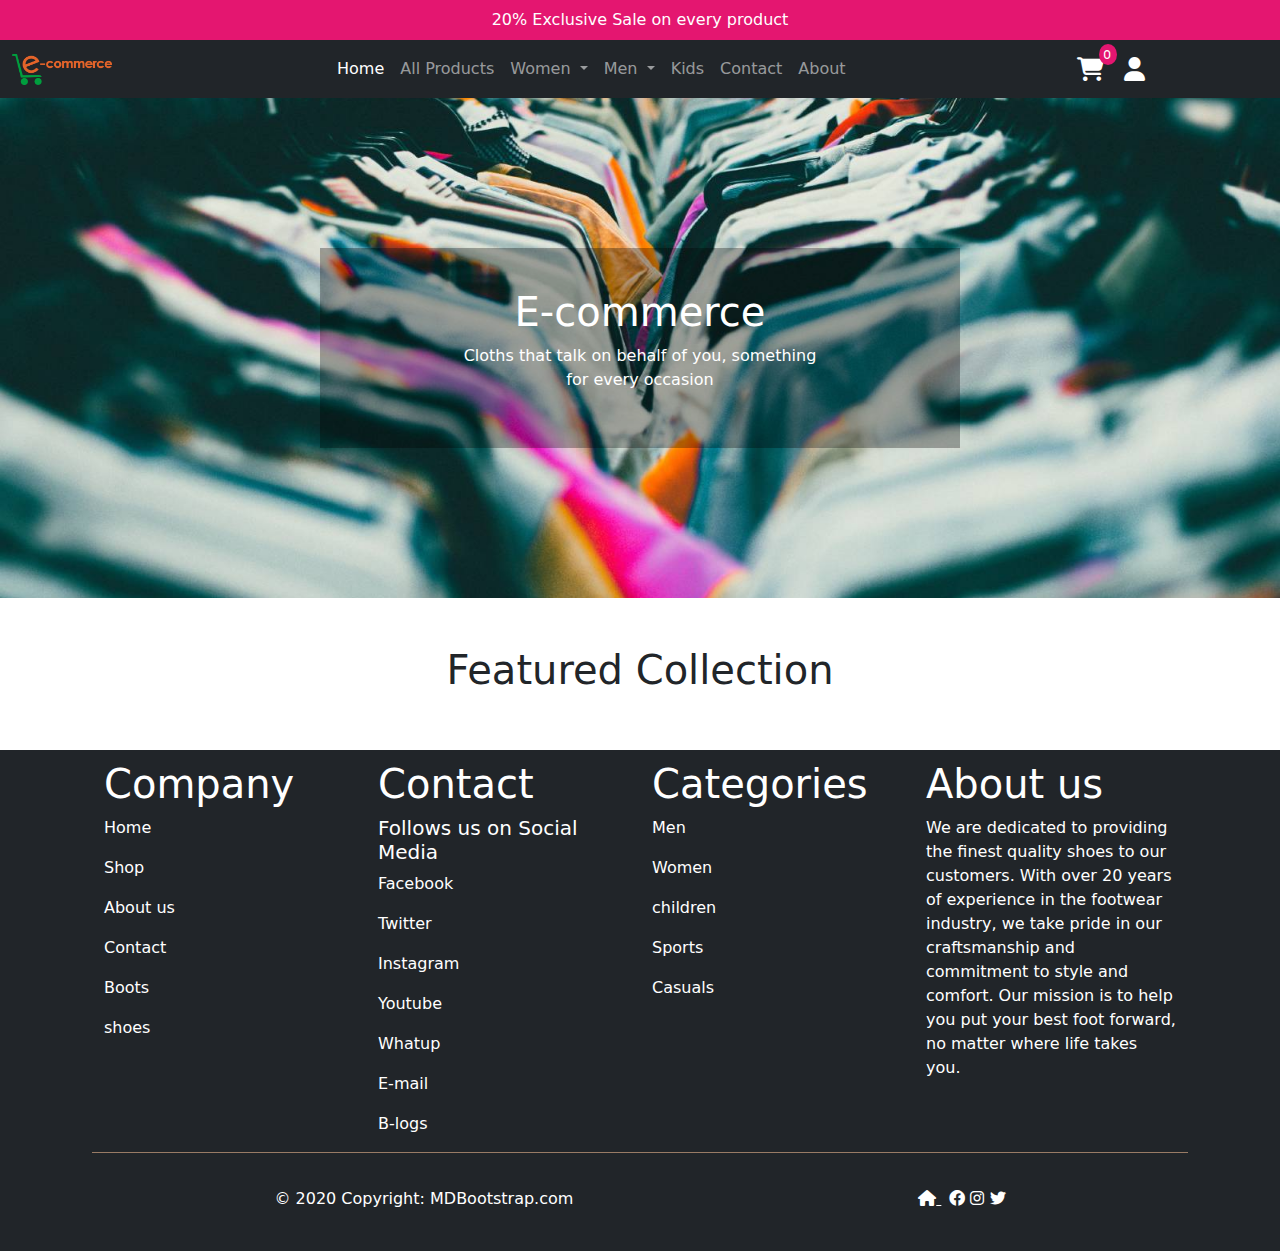
<file: index.html>
<!DOCTYPE html>
<html lang="en">
<head>
    <meta charset="UTF-8">
    <meta name="viewport" content="width=device-width, initial-scale=1.0">
    <title>E-commerce store</title>

    <link rel="stylesheet" href="./fontawesome-free-6.4.2-web/css/all.min.css">
    <link rel="stylesheet" href="./css/slick.css">
    <link rel="stylesheet" href="./css/animate.css">
    <link rel="stylesheet" href="./css/bootstrap.min.css">
    <link rel="stylesheet" href="./css/custom.css">
</head>
<body>

    <header>
        <div class="annoucement-bar">
            <p class="text-center py-2 m-0  animate__backInLeft animate__animated wow">20% Exclusive Sale on every product</p>
        </div>

        <div class="nav-wrapper bg-dark">


        <nav class="navbar navbar-expand-lg bg-dark" data-bs-theme="dark">
            <div class="container">
              <a class="navbar-brand" href="#">
                <img src="./assets/img/store.png" width="100px" alt="">
              </a>
              <button class="navbar-toggler" type="button" data-bs-toggle="collapse" data-bs-target="#navbarNavDropdown" aria-controls="navbarNavDropdown" aria-expanded="false" aria-label="Toggle navigation">
                <span class="navbar-toggler-icon"></span>
              </button>
              <div class="collapse navbar-collapse justify-content-center" id="navbarNavDropdown">
                <ul class="navbar-nav">
                  <li class="nav-item">
                    <a class="nav-link active" aria-current="page" href="#">Home</a>
                  </li>
                  <li class="nav-item">
                    <a class="nav-link" href="./products/all-products.html">All Products</a>
                  </li>
                  <li class="nav-item dropdown">
                    <a class="nav-link dropdown-toggle" href="#" role="button" data-bs-toggle="dropdown" aria-expanded="false">
                      Women
                    </a>
                    <ul class="dropdown-menu">
                      <li><a class="dropdown-item" href="./products/women/all-womens.html">All</a></li>
                      <li><a class="dropdown-item" href="./products/women/dresses.html">Dresses</a></li>
                      <li><a class="dropdown-item" href="./products/women/pants-women.html">Pants</a></li>
                      <li><a class="dropdown-item" href="./products/women/suits.html">Suits</a></li>
                    </ul>
                  </li>
                  <li class="nav-item dropdown">
                    <a class="nav-link dropdown-toggle" href="#" role="button" data-bs-toggle="dropdown" aria-expanded="false">
                      Men
                    </a>
                    <ul class="dropdown-menu">
                      <li><a class="dropdown-item" href="./products/men/all-mens.html">All</a></li>
                      <li><a class="dropdown-item" href="./products/men/shirts.html">Shirts</a></li>
                      <li><a class="dropdown-item" href="./products/men/pants-men.html">Pants</a></li>
                      <li><a class="dropdown-item" href="./products/men/traditional.html">Traditional</a></li>
                    </ul>
                  </li>
                  <li class="nav-item">
                    <a class="nav-link" href="./products/kids.html">Kids</a>
                  </li>
                  <li class="nav-item">
                    <a class="nav-link" href="./pages/contact.html">Contact</a>
                  </li>
                  <li class="nav-item">
                    <a class="nav-link" href="./pages/about.html">About</a>
                  </li>

                </ul>
              </div>
            </div>
          </nav>
          <div class="icons">
            <i class="fa-solid fa-cart-shopping text-white fa-xl" data-cart-count="0"></i>
            <i class="fa-solid fa-user text-white fa-xl myBtn"></i>
        </div>
      </div>

    </header>

    <main>
        <div class="banner">
          <img src="./assets/img/banner1.jpg" alt="">
          <div class="caption">
            <h1 class="animate__animated animate__bounce wow">E-commerce</h1>
            <p>Cloths that talk on behalf of you, something <br/>
              for every occasion
            </p>
          </div>
        </div>


        <div class="featured-collection">
          <h1 class="text-center py-5">Featured Collection</h1>
          <div class="feature-wrapper responsive">
          </div>
        </div>
        
    </main>

    <aside mini-cart>
        <div class="topbar">
            <h2>
                Cart
            </h2>
            
            <button class="close-btn">
                X
            </button>
        </div>

        <div class="mn-wrapper">
        </div>
        <div class="cart-bottom-bar mt-3">
          <div class="subtotal d-flex justify-content-between px-3">
            <p>Subtotal</p>
            <p class="subtotal" data-subtotal>100</p>
          </div>
          <a href="./pages/cart.html" class="view-cart">
            View cart
          </a>
        </div>
    </aside>

    <footer class="bg-dark d-flex text-white justify-content-center">
        <div class="container">
          <div class="row bg-succes text-cener" style="border-bottom: 1px solid rgb(153, 123, 101);">
            <div class="col-md-3 col-sm-6">
                <h1>Company</h1>
                <p>Home</p>
                <p>Shop</p>
                <p>About us</p>
                <p>Contact</p>
                <p>Boots</p>
                <p>shoes</p>
            </div>
            <div class="col-md-3 col-sm-6">
              <h1>Contact</h1>
              <h5>Follows us on Social Media</h5>
              <p>Facebook</p>
              <p>Twitter</p>
              <p>Instagram</p>
              <p>Youtube</p>
              <p>Whatup</p>
              <p>E-mail</p>
              <p>B-logs</p>
            </div>
            <div class="col-md-3 col-sm-6">
              <h1>Categories</h1>
              <p>Men</p>
              <p>Women</p>
              <p>children</p>
              <p>Sports</p>
              <p>Casuals</p>
            </div>
            <div class="col-md-3 col-sm-6">
              <h1>About us</h1>
              <p>We are dedicated to providing the finest quality shoes to our customers. With over 20 years of experience in the footwear industry, we take pride in our craftsmanship and commitment to style and comfort. Our mission is to help you put your best foot forward, no matter where life takes you.</p>
            </div>
            
          </div>
    
          <div class="text-center p-4 d-flex justify-content-around">
              <p>© 2020 Copyright: MDBootstrap.com</p>
    
              <div>
                <a href="" class="text-white px-2"> <i class="fa fa-home"></i>
                </a>
                <i class="fa-brands fa-facebook"></i>
                <i class="fa-brands fa-instagram"></i>
                <i class="fa-brands fa-twitter"></i>
              </div>
          </div>
        </div>
    </footer>
    <div class="overlay"></div>


    <div id="myModal" class="modal">

          <div class="modal-content">
              <span class="close">&times;</span>
              <p>Some text in the Modal..</p>
              
              <div class="modal-info">
                <div class="modal-input">
                    <label for="fname" >First Name</label> <br>
                    <input type="text" placeholder="*First Name">
                </div>
                <div class="modal-input">
                    <label for="fname" >Last Name</label> <br>
                    <input type="text" placeholder="*Last Name">
                </div>
                <div class="modal-input">
                    <label for="fname" >Number</label> <br>
                    <input type="number" placeholder="Enter Your Mobile Number">
                </div>
                <div class="modal-input">
                  <label for="fname" >Email</label> <br>
                  <input type="email" placeholder="*Enter Your Email Address">
                </div>
                 <div class="modal-input">
                  <label for="fname" >Password</label> <br>
                  <input type="password" placeholder="*Password">
                 </div>
              </div>
          </div>
  
    </div>



    <script src="./js/jquery.js"></script>
    <script src="./js/slick.js"></script>
    <script src="./assets/db/products.js"></script>
    <script src="./js/bootstrap.bundle.min.js"></script>
    <script src="./js/wow.js"></script>

    
    <script src="./js/main.js"></script>
    <script>
      new WOW().init();

      const feature_wrapper=document.querySelector('.feature-wrapper')
      function fetchProduct(data) {

if(!feature_wrapper) return
if(data.length) {
data.forEach(function (product) {
    let randomNumber=Math.ceil(Math.random()*4)
    feature_wrapper.innerHTML += `
    <div class="${animationClasses[randomNumber]} animate__animated wow">
        <div class="product-card" product-id="${product.id}">
                <div class="product-img">
                    <img src="${paths[level]}${product.img}" alt="">
                </div>
                <div class="product-content">
                        <p class="product-title">
                            ${product.name}
                        </p>
                        <p class="product-price">
                        $ ${product.price}
                        </p>
                        <p class="product-description">
                          ${product.desc}
                        </p>
                    </div>
                    
                <button class="atc-btn" data-atc-btn>
                    Add to Cart
                </button>
        </div>
        </div>
            `
        })
    }
    else {
        feature_wrapper.innerHTML +=`<h1>Not product found in this collection</h1>`
    }
}

fetchProduct(FEATURED_COLLECTION)


$('.responsive').slick({
  dots: false,
  infinite: true,
  speed: 300,
  slidesToShow: 4,
  slidesToScroll: 4,
  prevArrow:"<button type='button' class='slick-prev pull-left'><i class='fa fa-angle-left' aria-hidden='true'></i></button>",
  nextArrow:"<button type='button' class='slick-next pull-right'><i class='fa fa-angle-right' aria-hidden='true'></i></button>",
  responsive: [
    {
      breakpoint: 1024,
      settings: {
        slidesToShow: 3,
        slidesToScroll: 3,
        infinite: true,
        dots: false
      }
    },
    {
      breakpoint: 600,
      settings: {
        slidesToShow: 2,
        slidesToScroll: 2
      }
    },
    {
      breakpoint: 480,
      settings: {
        slidesToShow: 1,
        slidesToScroll: 1
      }
    }
  ]
});
    </script>
    
    <script src="./js/mini-cart.js"></script>
    <script src="./js/modal.js"></script>

  
</body>
</html>
</file>
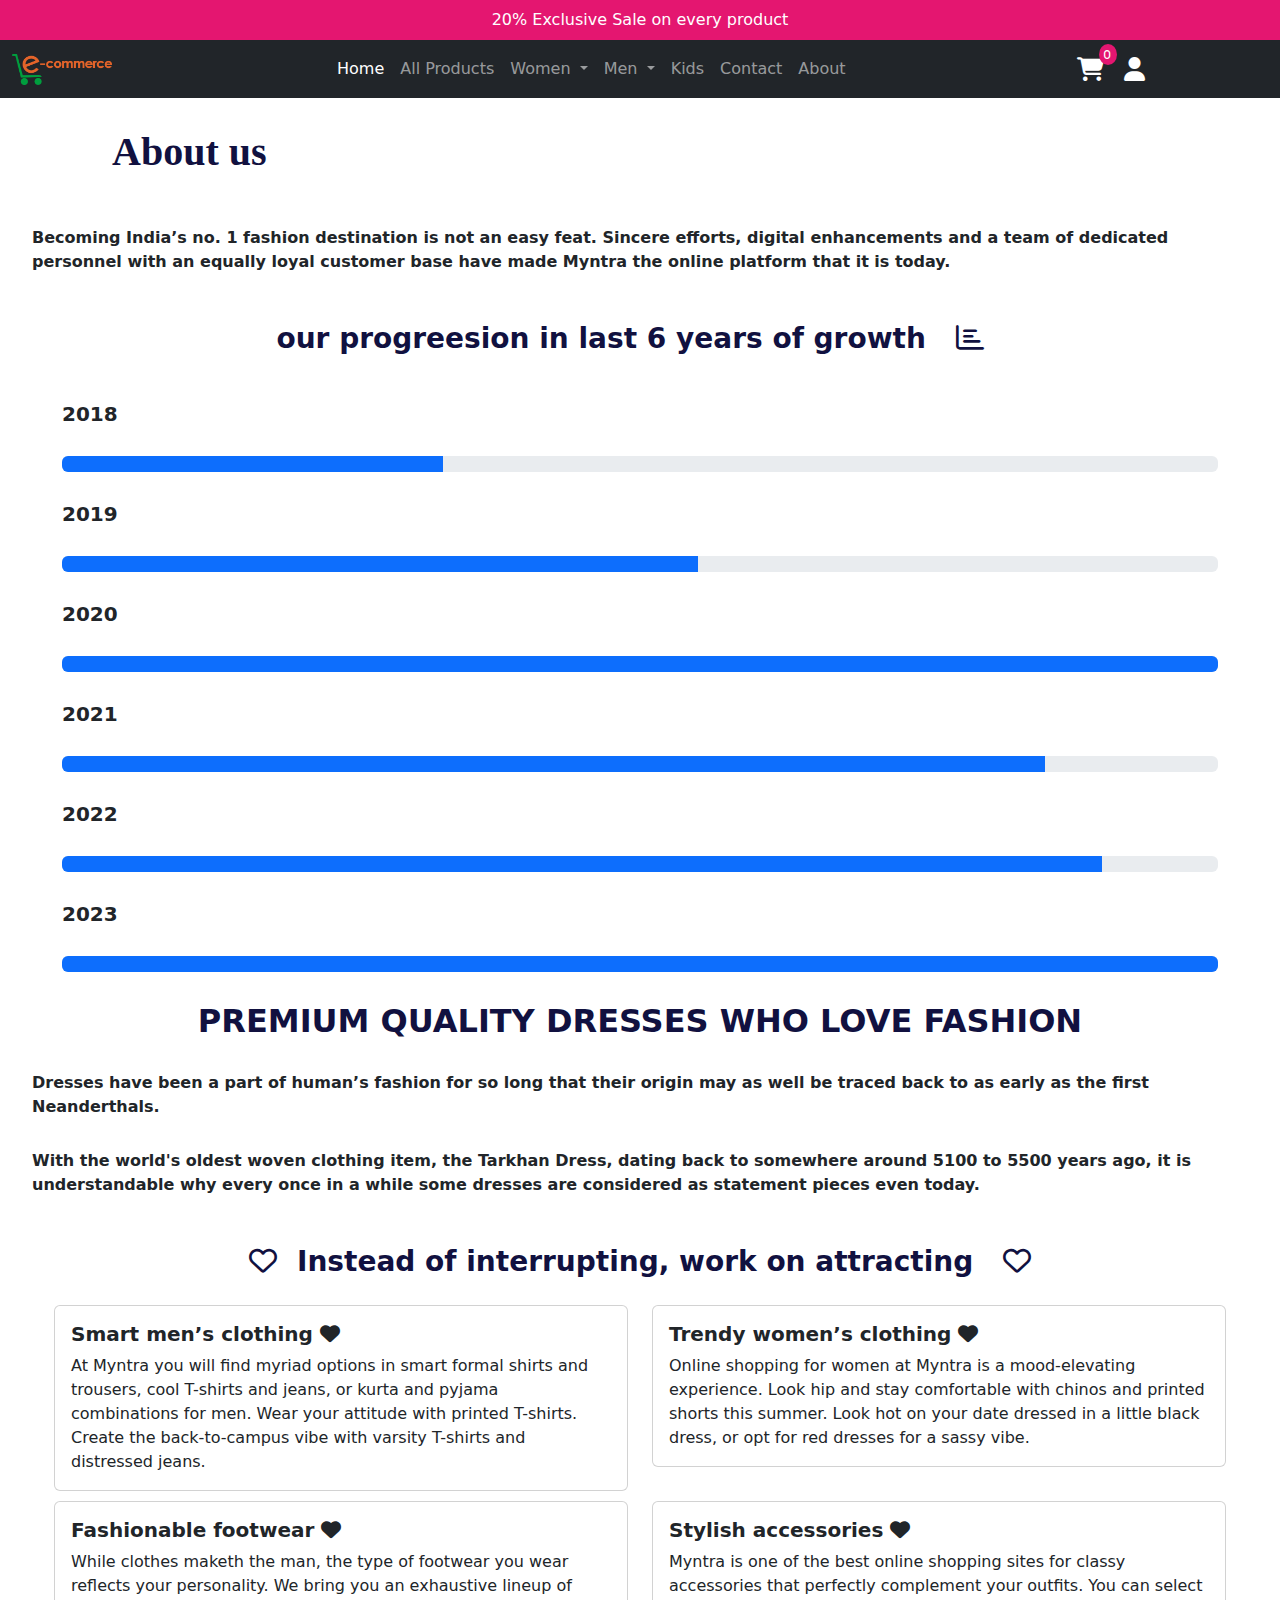
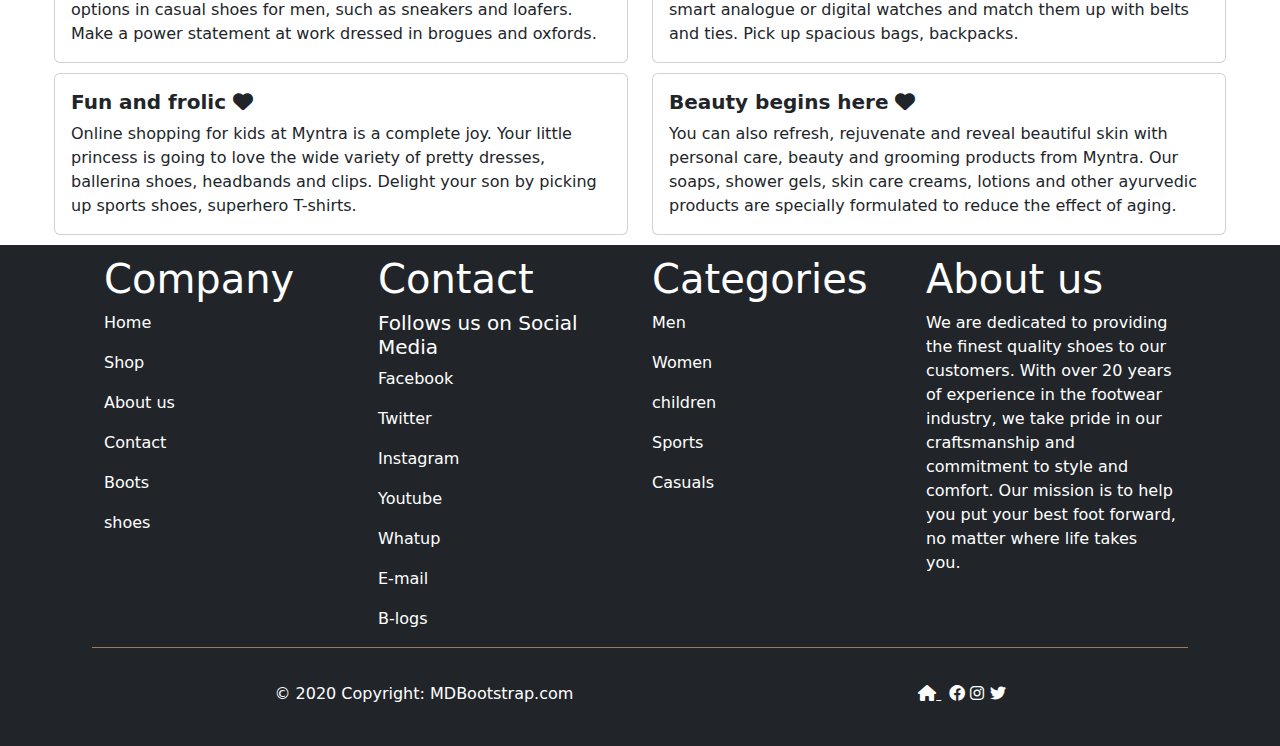
<file: pages/about.html>
<!DOCTYPE html>
<html lang="en">
<head>
    <meta charset="UTF-8">
    <meta name="viewport" content="width=device-width, initial-scale=1.0">
    <title>E-commerce store</title>

    <link rel="stylesheet" href="./../fontawesome-free-6.4.2-web/css/all.css">
    <link rel="stylesheet" href="./../css/bootstrap.min.css">
    <link rel="stylesheet" href="./../css/custom.css">
</head>
<body>

  <header>
    <div class="annoucement-bar">
        <p class="text-center py-2 m-0">20% Exclusive Sale on every product</p>
    </div>

    <div class="nav-wrapper bg-dark">


    <nav class="navbar navbar-expand-lg bg-dark" data-bs-theme="dark">
        <div class="container">
          <a class="navbar-brand" href="#">
            <img src="./../assets/img/store.png" width="100px" alt="">
          </a>
          <button class="navbar-toggler" type="button" data-bs-toggle="collapse" data-bs-target="#navbarNavDropdown" aria-controls="navbarNavDropdown" aria-expanded="false" aria-label="Toggle navigation">
            <span class="navbar-toggler-icon"></span>
          </button>
          <div class="collapse navbar-collapse justify-content-center" id="navbarNavDropdown">
            <ul class="navbar-nav">
              <li class="nav-item">
                <a class="nav-link active" aria-current="page" href="./../index.html">Home</a>
              </li>
              <li class="nav-item">
                <a class="nav-link" href="./../products/all-products.html">All Products</a>
              </li>
              <li class="nav-item dropdown">
                <a class="nav-link dropdown-toggle" href="#" role="button" data-bs-toggle="dropdown" aria-expanded="false">
                  Women
                </a>
                <ul class="dropdown-menu">
                  <li><a class="dropdown-item" href="./../products/women/all-womens.html">All</a></li>
                  <li><a class="dropdown-item" href="./../products/women/dresses.html">Dresses</a></li>
                  <li><a class="dropdown-item" href="./../products/women/pants-women.html">Pants</a></li>
                  <li><a class="dropdown-item" href="./../products/women/suits.html">Suits</a></li>
                </ul>
              </li>
              <li class="nav-item dropdown">
                <a class="nav-link dropdown-toggle" href="#" role="button" data-bs-toggle="dropdown" aria-expanded="false">
                  Men
                </a>
                <ul class="dropdown-menu">
                  <li><a class="dropdown-item" href="./../products/men/all-mens.html">All</a></li>
                  <li><a class="dropdown-item" href="./../products/men/shirts.html">Shirts</a></li>
                  <li><a class="dropdown-item" href="./../products/men/pants-men.html">Pants</a></li>
                  <li><a class="dropdown-item" href="./../products/men/traditional.html">Traditional</a></li>
                </ul>
              </li>
              <li class="nav-item">
                <a class="nav-link" href="./../products/kids.html">Kids</a>
              </li>
              <li class="nav-item">
                <a class="nav-link" href="contact.html">Contact</a>
              </li>
              <li class="nav-item">
                <a class="nav-link" href="about.html">About</a>
              </li>

            </ul>
          </div>
        </div>
      </nav>
      <div class="icons">
        <i class="fa-solid fa-cart-shopping text-white fa-xl" data-cart-count="0"></i>
        <i class="fa-solid fa-user text-white fa-xl myBtn"></i>
    </div>
  </div>

</header>


<div class="about">
  <h1 class="heading">About us </h1>
  <p class="about-para">Becoming India’s no. 1 fashion destination is not an easy feat. Sincere efforts, digital enhancements and a team of dedicated personnel with an equally loyal customer base have made Myntra the online platform that it is today.</p>
      <h3 class="heading3">our progreesion in last 6 years of growth <i class="fa-regular fa-chart-bar"></i></h1>
      
      <div class="about-chart">
      <h5 class="about-para">2018</h5>
      <div class="progress">
          <div class="progress-bar" role="progressbar" style="width: 33%"aria-valuenow="30" aria-valuemin="0" aria-valuemax="100"></div>
        </div>
        <h5 class="about-para">2019</h5>
        <div class="progress">
          <div class="progress-bar" role="progressbar" style="width: 55%" aria-valuenow="25" aria-valuemin="0" aria-valuemax="100"></div>
        </div>
        <h5 class="about-para">2020</h5>
        <div class="progress">
          <div class="progress-bar" role="progressbar" style="width: 100%" aria-valuenow="50" aria-valuemin="0" aria-valuemax="100"></div>
        </div>
        <h5 class="about-para">2021</h5>
        <div class="progress">
          <div class="progress-bar" role="progressbar" style="width: 85%" aria-valuenow="75" aria-valuemin="0" aria-valuemax="100"></div>
        </div>
        <h5 class="about-para">2022</h5>
        <div class="progress">
          <div class="progress-bar" role="progressbar" style="width: 90%" aria-valuenow="100" aria-valuemin="0" aria-valuemax="100"></div>
        </div>
        <h5 class="about-para">2023</h5>
        <div class="progress">
          <div class="progress-bar" role="progressbar" style="width: 100%" aria-valuenow="50" aria-valuemin="0" aria-valuemax="100"></div>
        </div>
      </div> 
</div>
      
<div class="about">

    <h2 class="heading2">PREMIUM QUALITY DRESSES WHO LOVE FASHION</h2>
    <p class="about-para">Dresses have been a part of human’s fashion for so long that their origin may as well be traced back to as early as the first Neanderthals.</p>
    <p class="about-para">With the world's oldest woven clothing item, the Tarkhan Dress, dating back to somewhere around 5100 to 5500 years ago, it is understandable why every once in a while some dresses are considered as statement pieces even today.</p>
    <h3 class="heading2"></i> <i class="fa-regular fa-heart"></i>Instead of interrupting, work on attracting <i class="fa-regular fa-heart"></i></h3>

    <div class="row ">
    <div class="col-sm-6">
      <div class="card">
        <div class="card-body">
          <h5 class="card-title">Smart men’s clothing <i class="fa-solid fa-heart"></i></h5>
          <p class="card-text"> At Myntra you will find myriad options in smart formal shirts and trousers, cool T-shirts and jeans, or kurta and pyjama combinations for men. Wear your attitude with printed T-shirts. Create the back-to-campus vibe with varsity T-shirts and distressed jeans.</p>
        </div>
      </div>
    </div>
    <div class="col-sm-6">
      <div class="card">
        <div class="card-body">
          <h5 class="card-title">Trendy women’s clothing <i class="fa-solid fa-heart"></i></h5>
          <p class="card-text"> Online shopping for women at Myntra is a mood-elevating experience. Look hip and stay comfortable with chinos and printed shorts this summer. Look hot on your date dressed in a little black dress, or opt for red dresses for a sassy vibe.</p>
        </div>
      </div>
    </div>
    </div>
    <div class="row ">
    <div class="col-sm-6">
      <div class="card">
        <div class="card-body">
          <h5 class="card-title">Fashionable footwear <i class="fa-solid fa-heart"></i></h5>
          <p class="card-text">While clothes maketh the man, the type of footwear you wear reflects your personality. We bring you an exhaustive lineup of options in casual shoes for men, such as sneakers and loafers. Make a power statement at work dressed in brogues and oxfords.</p>
        </div>
      </div>
    </div>
    <div class="col-sm-6">
      <div class="card">
        <div class="card-body">
          <h5 class="card-title">Stylish accessories <i class="fa-solid fa-heart"></i> </h5>
          <p class="card-text"> Myntra is one of the best online shopping sites for classy accessories that perfectly complement your outfits. You can select smart analogue or digital watches and match them up with belts and ties. Pick up spacious bags, backpacks.</p>
        </div>
      </div>
    </div>
    </div>
    <div class="row ">
    <div class="col-sm-6">
      <div class="card">
        <div class="card-body">
          <h5 class="card-title">Fun and frolic <i class="fa-solid fa-heart"></i> </h5>
          <p class="card-text"> Online shopping for kids at Myntra is a complete joy. Your little princess is going to love the wide variety of pretty dresses, ballerina shoes, headbands and clips. Delight your son by picking up sports shoes, superhero T-shirts.</p>
        </div>
      </div>
    </div>
    <div class="col-sm-6">
      <div class="card">
        <div class="card-body">
          <h5 class="card-title">Beauty begins here <i class="fa-solid fa-heart"></i></h5>
          <p class="card-text"> You can also refresh, rejuvenate and reveal beautiful skin with personal care, beauty and grooming products from Myntra. Our soaps, shower gels, skin care creams, lotions and other ayurvedic products are specially formulated to reduce the effect of aging.</p>
        </div>
      </div>
    </div>
    </div>
</div>

    <aside mini-cart>
        <div class="topbar">
            <h2>
                Cart
            </h2>
            
            <button class="close-btn">
                X
            </button>
        </div>

        <div class="mn-wrapper">
        </div>
        <div class="cart-bottom-bar mt-3">
          <div class="subtotal d-flex justify-content-between px-3">
            <p>Subtotal</p>
            <p class="subtotal" data-subtotal>100</p>
          </div>
          <a href="./cart.html" class="view-cart">
            View cart
          </a>
        </div>
    </aside>
    <footer class="bg-dark d-flex text-white justify-content-center">
      <div class="container">
        <div class="row bg-succes text-cener" style="border-bottom: 1px solid rgb(153, 123, 101);">
          <div class="col-md-3 col-sm-6">
              <h1>Company</h1>
              <p>Home</p>
              <p>Shop</p>
              <p>About us</p>
              <p>Contact</p>
              <p>Boots</p>
              <p>shoes</p>
          </div>
          <div class="col-md-3 col-sm-6">
            <h1>Contact</h1>
            <h5>Follows us on Social Media</h5>
            <p>Facebook</p>
            <p>Twitter</p>
            <p>Instagram</p>
            <p>Youtube</p>
            <p>Whatup</p>
            <p>E-mail</p>
            <p>B-logs</p>
          </div>
          <div class="col-md-3 col-sm-6">
            <h1>Categories</h1>
            <p>Men</p>
            <p>Women</p>
            <p>children</p>
            <p>Sports</p>
            <p>Casuals</p>
          </div>
          <div class="col-md-3 col-sm-6">
            <h1>About us</h1>
            <p>We are dedicated to providing the finest quality shoes to our customers. With over 20 years of experience in the footwear industry, we take pride in our craftsmanship and commitment to style and comfort. Our mission is to help you put your best foot forward, no matter where life takes you.</p>
          </div>
          
        </div>
  
        <div class="text-center p-4 d-flex justify-content-around">
            <p>© 2020 Copyright: MDBootstrap.com</p>
  
            <div>
              <a href="" class="text-white px-2"> <i class="fa fa-home"></i>
              </a>
              <i class="fa-brands fa-facebook"></i>
              <i class="fa-brands fa-instagram"></i>
              <i class="fa-brands fa-twitter"></i>
            </div>
        </div>
      </div>
  </footer>

    <div class="overlay"></div>

    
    <div id="myModal" class="modal">

      <div class="modal-content">
          <span class="close">&times;</span>
          <p>Some text in the Modal..</p>
          
          <div class="modal-info">
            <div class="modal-input">
                <label for="fname" >First Name</label> <br>
                <input type="text" placeholder="*First Name">
            </div>
            <div class="modal-input">
                <label for="fname" >Last Name</label> <br>
                <input type="text" placeholder="*Last Name">
            </div>
            <div class="modal-input">
                <label for="fname" >Number</label> <br>
                <input type="number" placeholder="Enter Your Mobile Number">
            </div>
            <div class="modal-input">
              <label for="fname" >Email</label> <br>
              <input type="email" placeholder="*Enter Your Email Address">
            </div>
             <div class="modal-input">
              <label for="fname" >Password</label> <br>
              <input type="password" placeholder="*Password">
             </div>
          </div>
      </div>

</div>
     
    <script src="./../assets/db/products.js"></script>
    <script src="./../js/bootstrap.bundle.min.js"></script>
    <script src="./../js/main.js"></script>
    <script src="./../js/mini-cart.js"></script>
    
    <script src="./../js/modal.js"></script>

</body>
</html>
</file>
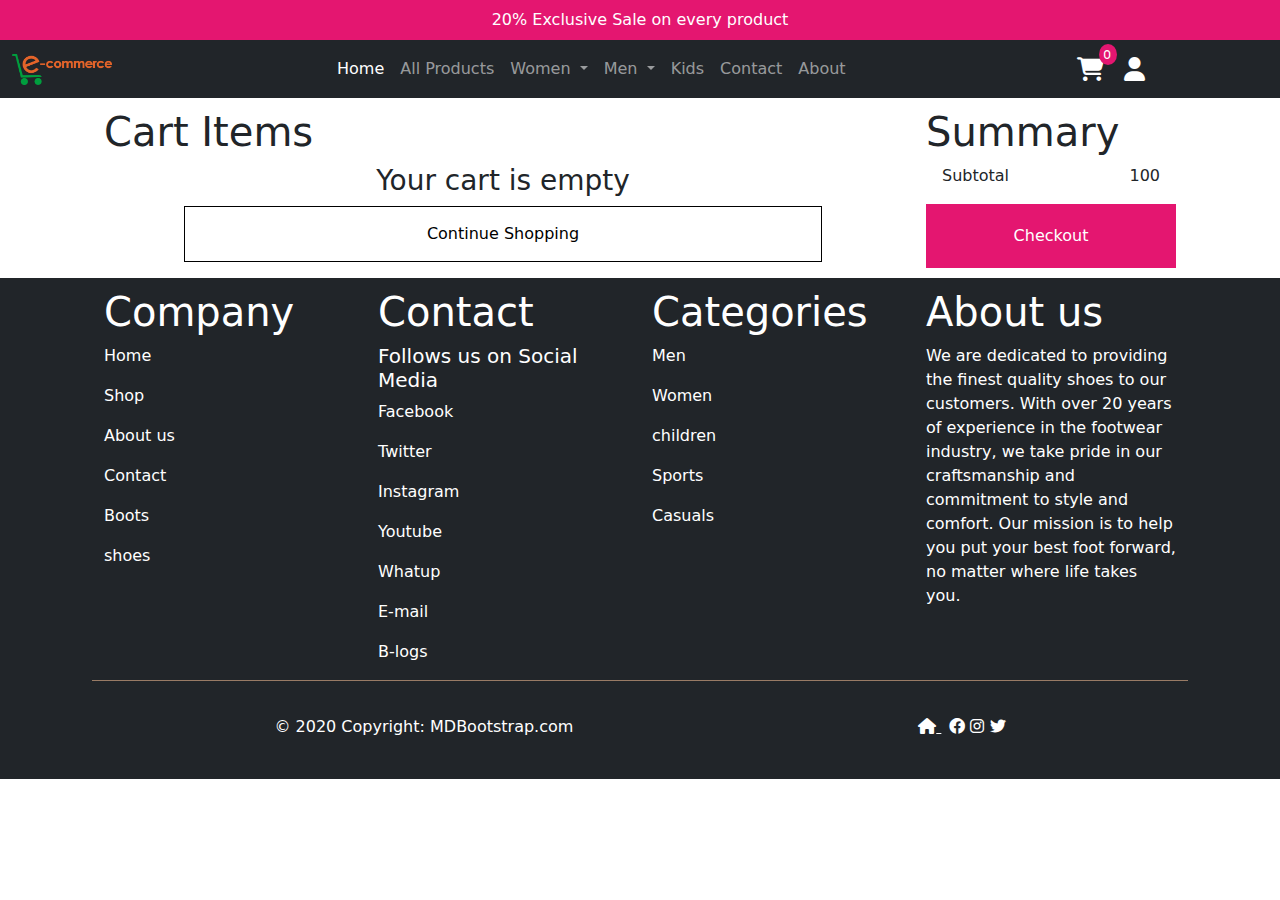
<file: pages/cart.html>
<!DOCTYPE html>
<html lang="en">
<head>
    <meta charset="UTF-8">
    <meta name="viewport" content="width=device-width, initial-scale=1.0">
    <title>E-commerce store</title>

    <link rel="stylesheet" href="./../fontawesome-free-6.4.2-web/css/all.css">
    <link rel="stylesheet" href="./../css/bootstrap.min.css">
    <link rel="stylesheet" href="./../css/custom.css">
</head>
<body>

  <header>
    <div class="annoucement-bar">
        <p class="text-center py-2 m-0">20% Exclusive Sale on every product</p>
    </div>

    <div class="nav-wrapper bg-dark">


    <nav class="navbar navbar-expand-lg bg-dark" data-bs-theme="dark">
        <div class="container">
          <a class="navbar-brand" href="#">
            <img src="./../assets/img/store.png" width="100px" alt="">
          </a>
          <button class="navbar-toggler" type="button" data-bs-toggle="collapse" data-bs-target="#navbarNavDropdown" aria-controls="navbarNavDropdown" aria-expanded="false" aria-label="Toggle navigation">
            <span class="navbar-toggler-icon"></span>
          </button>
          <div class="collapse navbar-collapse justify-content-center" id="navbarNavDropdown">
            <ul class="navbar-nav">
              <li class="nav-item">
                <a class="nav-link active" aria-current="page" href="./../index.html">Home</a>
              </li>
              <li class="nav-item">
                <a class="nav-link" href="./../products/all-products.html">All Products</a>
              </li>
              <li class="nav-item dropdown">
                <a class="nav-link dropdown-toggle" href="#" role="button" data-bs-toggle="dropdown" aria-expanded="false">
                  Women
                </a>
                <ul class="dropdown-menu">
                  <li><a class="dropdown-item" href="./../products/women/all-womens.html">All</a></li>
                  <li><a class="dropdown-item" href="./../products/women/dresses.html">Dresses</a></li>
                  <li><a class="dropdown-item" href="./../products/women/pants-women.html">Pants</a></li>
                  <li><a class="dropdown-item" href="./../products/women/suits.html">Suits</a></li>
                </ul>
              </li>
              <li class="nav-item dropdown">
                <a class="nav-link dropdown-toggle" href="#" role="button" data-bs-toggle="dropdown" aria-expanded="false">
                  Men
                </a>
                <ul class="dropdown-menu">
                  <li><a class="dropdown-item" href="./../products/men/all-mens.html">All</a></li>
                  <li><a class="dropdown-item" href="./../products/men/shirts.html">Shirts</a></li>
                  <li><a class="dropdown-item" href="./../products/men/pants-men.html">Pants</a></li>
                  <li><a class="dropdown-item" href="./../products/men/traditional.html">Traditional</a></li>
                </ul>
              </li>
              <li class="nav-item">
                <a class="nav-link" href="./../kids.html">Kids</a>
              </li>
              <li class="nav-item">
                <a class="nav-link" href="./../pages/contact.html">Contact</a>
              </li>
              <li class="nav-item">
                <a class="nav-link" href="./../pages/about.html">About</a>
              </li>

            </ul>
          </div>
        </div>
      </nav>
      <div class="icons">
        <i class="fa-solid fa-cart-shopping text-white fa-xl" data-cart-count="0"></i>
        <i class="fa-solid fa-user text-white fa-xl myBtn"></i>
    </div>
  </div>

</header>


    <main>
        <div class="container">

          <div class="row">
              <div class="col-md-9 ">
                <h1>Cart Items</h1>
                <div class="cart-wrapper">
                  
                </div>
              </div>
              <div class="col-md-3">
                
                <h1>Summary</h1>
                <div class="main-cart-bottom-bar">
                  <div class="subtotal d-flex justify-content-between px-3">
                    <p>Subtotal</p>
                    <p class="subtotal" data-subtotal>100</p>
                  </div>
                  <a href="#" class="checkout">
                    Checkout
                  </a>
                </div>
              </div>
          </div>

        </div>

    </main>
    <footer class="bg-dark d-flex text-white justify-content-center">
      <div class="container">
        <div class="row bg-succes text-cener" style="border-bottom: 1px solid rgb(153, 123, 101);">
          <div class="col-md-3 col-sm-6">
              <h1>Company</h1>
              <p>Home</p>
              <p>Shop</p>
              <p>About us</p>
              <p>Contact</p>
              <p>Boots</p>
              <p>shoes</p>
          </div>
          <div class="col-md-3 col-sm-6">
            <h1>Contact</h1>
            <h5>Follows us on Social Media</h5>
            <p>Facebook</p>
            <p>Twitter</p>
            <p>Instagram</p>
            <p>Youtube</p>
            <p>Whatup</p>
            <p>E-mail</p>
            <p>B-logs</p>
          </div>
          <div class="col-md-3 col-sm-6">
            <h1>Categories</h1>
            <p>Men</p>
            <p>Women</p>
            <p>children</p>
            <p>Sports</p>
            <p>Casuals</p>
          </div>
          <div class="col-md-3 col-sm-6">
            <h1>About us</h1>
            <p>We are dedicated to providing the finest quality shoes to our customers. With over 20 years of experience in the footwear industry, we take pride in our craftsmanship and commitment to style and comfort. Our mission is to help you put your best foot forward, no matter where life takes you.</p>
          </div>
          
        </div>
  
        <div class="text-center p-4 d-flex justify-content-around">
            <p>© 2020 Copyright: MDBootstrap.com</p>
  
            <div>
              <a href="" class="text-white px-2"> <i class="fa fa-home"></i>
              </a>
              <i class="fa-brands fa-facebook"></i>
              <i class="fa-brands fa-instagram"></i>
              <i class="fa-brands fa-twitter"></i>
            </div>
        </div>
      </div>
  </footer>

    <div class="overlay"></div>

    
    <div id="myModal" class="modal">

      <div class="modal-content">
          <span class="close">&times;</span>
          <p>Some text in the Modal..</p>
          
          <div class="modal-info">
            <div class="modal-input">
                <label for="fname" >First Name</label> <br>
                <input type="text" placeholder="*First Name">
            </div>
            <div class="modal-input">
                <label for="fname" >Last Name</label> <br>
                <input type="text" placeholder="*Last Name">
            </div>
            <div class="modal-input">
                <label for="fname" >Number</label> <br>
                <input type="number" placeholder="Enter Your Mobile Number">
            </div>
            <div class="modal-input">
              <label for="fname" >Email</label> <br>
              <input type="email" placeholder="*Enter Your Email Address">
            </div>
             <div class="modal-input">
              <label for="fname" >Password</label> <br>
              <input type="password" placeholder="*Password">
             </div>
          </div>
      </div>

</div>

    <script src="./../assets/db/products.js"></script>
    <script src="./../js/bootstrap.bundle.min.js"></script>
    <script src="./../js/main.js"></script>
    <script src="./../js/cart.js"></script>

</body>
</html>
</file>
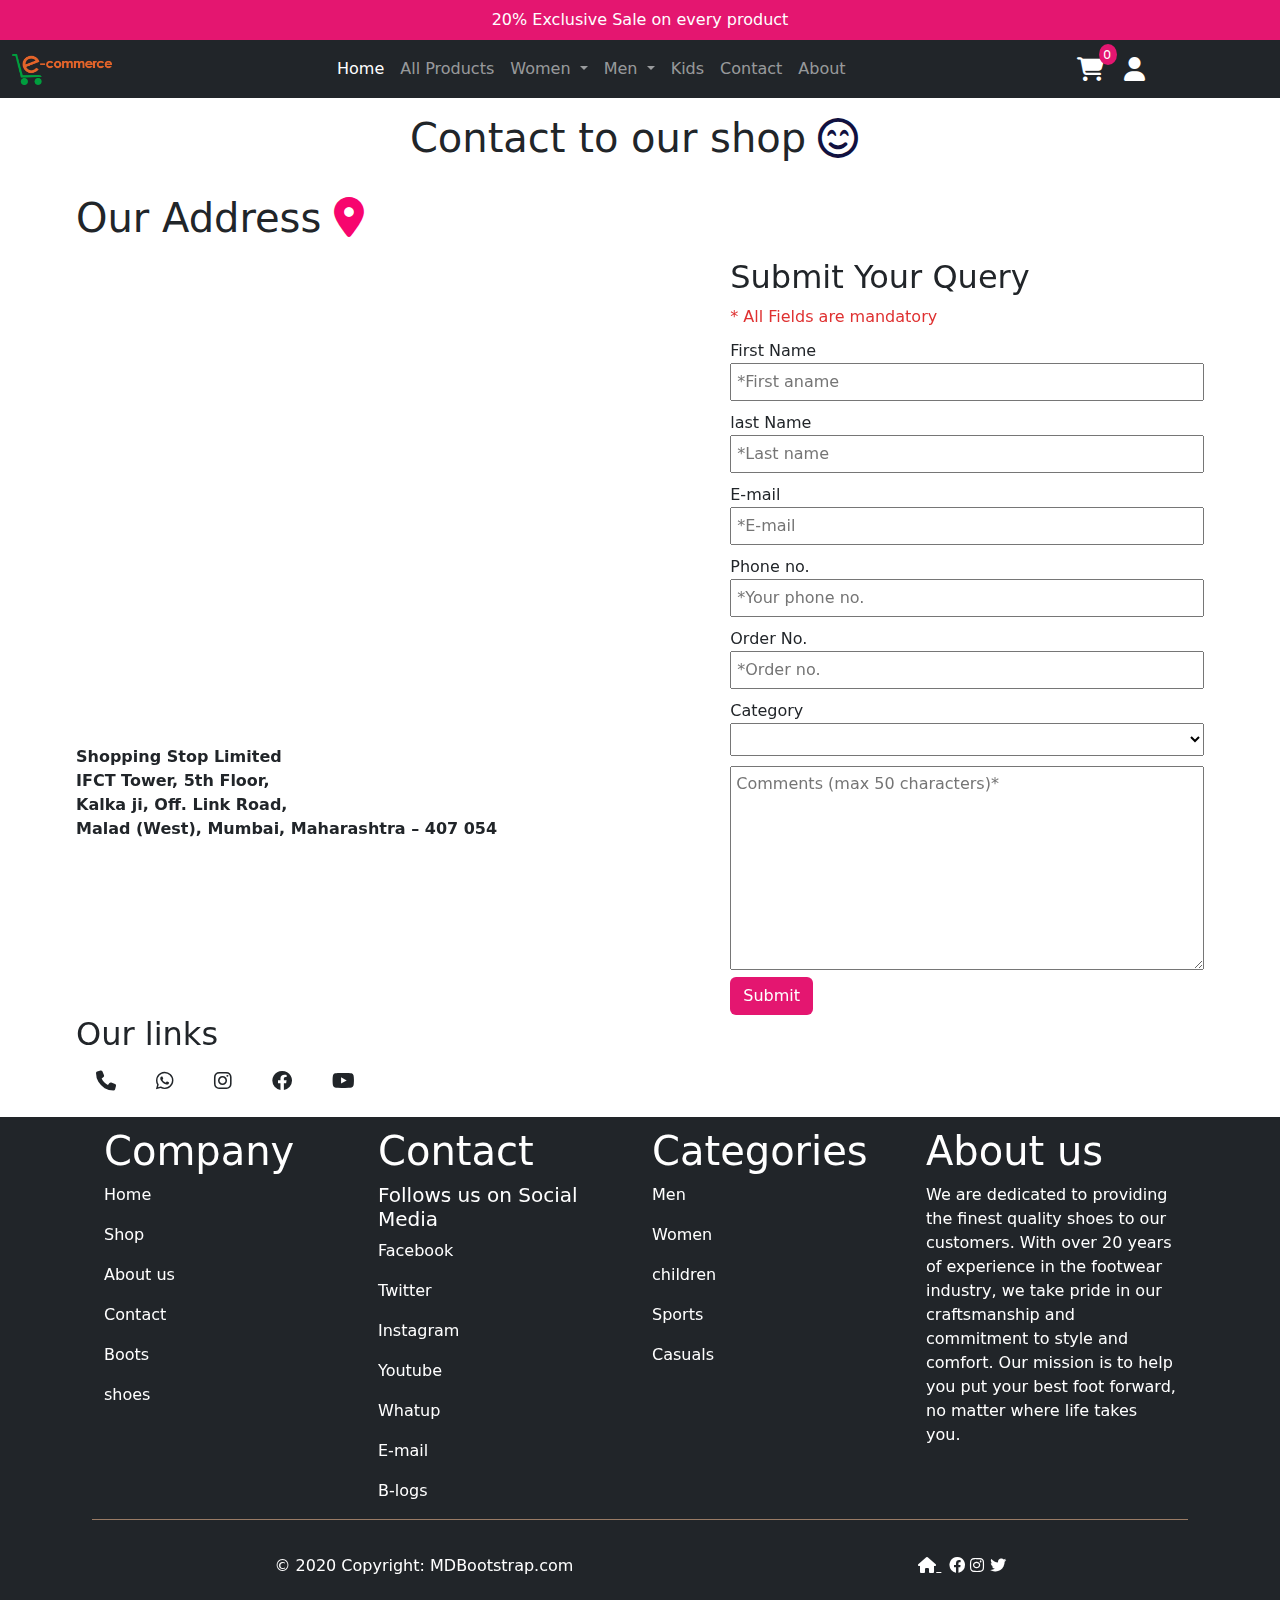
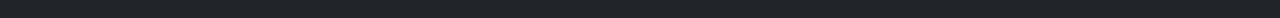
<file: pages/contact.html>
<!DOCTYPE html>
<html lang="en">
<head>
    <meta charset="UTF-8">
    <meta name="viewport" content="width=device-width, initial-scale=1.0">
    <title>E-commerce store</title>

    <link rel="stylesheet" href="./../fontawesome-free-6.4.2-web/css/all.css">
    <link rel="stylesheet" href="./../css/bootstrap.min.css">
    <link rel="stylesheet" href="./../css/custom.css">
</head>
<body>

  <header>
    <div class="annoucement-bar">
        <p class="text-center py-2 m-0">20% Exclusive Sale on every product</p>
    </div>

    <div class="nav-wrapper bg-dark">


    <nav class="navbar navbar-expand-lg bg-dark" data-bs-theme="dark">
        <div class="container">
          <a class="navbar-brand" href="#">
            <img src="./../assets/img/store.png" width="100px" alt="">
          </a>
          <button class="navbar-toggler" type="button" data-bs-toggle="collapse" data-bs-target="#navbarNavDropdown" aria-controls="navbarNavDropdown" aria-expanded="false" aria-label="Toggle navigation">
            <span class="navbar-toggler-icon"></span>
          </button>
          <div class="collapse navbar-collapse justify-content-center" id="navbarNavDropdown">
            <ul class="navbar-nav">
              <li class="nav-item">
                <a class="nav-link active" aria-current="page" href="./../index.html">Home</a>
              </li>
              <li class="nav-item">
                <a class="nav-link" href="./../products/all-products.html">All Products</a>
              </li>
              <li class="nav-item dropdown">
                <a class="nav-link dropdown-toggle" href="#" role="button" data-bs-toggle="dropdown" aria-expanded="false">
                  Women
                </a>
                <ul class="dropdown-menu">
                  <li><a class="dropdown-item" href="./../products/women/all-womens.html">All</a></li>
                  <li><a class="dropdown-item" href="./../products/women/dresses.html">Dresses</a></li>
                  <li><a class="dropdown-item" href="./../products/women/pants-women.html">Pants</a></li>
                  <li><a class="dropdown-item" href="./../products/women/suits.html">Suits</a></li>
                </ul>
              </li>
              <li class="nav-item dropdown">
                <a class="nav-link dropdown-toggle" href="#" role="button" data-bs-toggle="dropdown" aria-expanded="false">
                  Men
                </a>
                <ul class="dropdown-menu">
                  <li><a class="dropdown-item" href="./../products/men/all-mens.html">All</a></li>
                  <li><a class="dropdown-item" href="./../products/men/shirts.html">Shirts</a></li>
                  <li><a class="dropdown-item" href="./../products/men/pants-men.html">Pants</a></li>
                  <li><a class="dropdown-item" href="./../products/men/traditional.html">Traditional</a></li>
                </ul>
              </li>
              <li class="nav-item">
                <a class="nav-link" href="./../products/kids.html">Kids</a>
              </li>
              <li class="nav-item">
                <a class="nav-link" href="contact.html">Contact</a>
              </li>
              <li class="nav-item">
                <a class="nav-link" href="about.html">About</a>
              </li>

            </ul>
          </div>
        </div>
      </nav>
      <div class="icons">
        <i class="fa-solid fa-cart-shopping text-white fa-xl" data-cart-count="0"></i>
        <i class="fa-solid fa-user text-white fa-xl myBtn"></i>
    </div>
  </div>

</header>


    <main>
        <div class="container-fluid address">
          <h1 class="d-flex justify-content-center py-3">Contact to our shop <i class="fa-regular fa-face-smile-beam"></i>
          </h1>
          <div>
            <h1 class="my-3">Our Address <i class="fa-solid fa-location-dot"></i></h1>
            <div class="d-flex justify-content-ely shop-address">
              <div>
                     <iframe src="https://www.google.com/maps/embed?pb=!1m18!1m12!1m3!1d3504.082978715021!2d77.31804707439308!3d28.567270887043275!2m3!1f0!2f0!3f0!3m2!1i1024!2i768!4f13.1!3m3!1m2!1s0x390ce4488001d8eb%3A0x48b975e65b42f531!2sCalvin%20Klein!5e0!3m2!1sen!2sin!4v1699974325842!5m2!1sen!2sin" width="600" height="450" style="border:0;" allowfullscreen="" loading="lazy" referrerpolicy="no-referrer-when-downgrade"></iframe>
                     <p class="about-para">Shopping Stop Limited <br> IFCT Tower, 5th Floor, <br> Kalka ji, Off. Link Road, <br> Malad (West), Mumbai, Maharashtra – 407 054</p>
              </div>
              <div class="contact-address">
                  <h2>Submit Your Query</h2> <span>* All Fields are mandatory</span>
                  <form action="">
                      <div class="m1">
                          <label for="fname" >First Name</label> <br>
                          <input type="text" placeholder="*First aname">
                      </div>
                      
                        <div class="m1">
                          <label for="lname" >last Name </label> <br>
                          <input type="text" placeholder="*Last name">
                      </div>
                        <div class="m1">
                          <label for="e-mail">E-mail</label> <br>
                          <input type="text" placeholder="*E-mail">
                      </div>
                      <div class="m1">
                          <label for="phone">Phone no.</label> <br>
                          <input type="text" placeholder="*Your phone no.">
                      </div>
                      <div class="m1">
                          <label for="order">Order No.</label> <br>
                          <input type="text" placeholder="*Order no.">
                      </div>
                      <div class="m1">
                          <label for="Category">Category</label> <br>
                          <select name="opertor" id="slt" aria-placeholder="opertor" type="checkbox" placeholder="Operator">
                              <option value=" ">   </option>
                              <option value="+"> Shirts </option>
                              <option value="-"> Frocks</option>
                              <option value="*"> Jeans</option>
                              <option value="/"> Sharee</option>
                              </select>
                      </div>
                      <div>
                      <textarea name="comment" id="tarea" cols="30" rows="8" placeholder="Comments (max 50 characters)*"></textarea>
                      </div>
                      <butto class="btn btn-submit">Submit</button>
                  </form>
              </div>
            </div>
              <div >
                <h2>Our links</h2>
                <ul class="d-flex list-unstyled x n4">
                  <li class="contact-list"><i class="fa-solid fa-phone"></i></li>
                  <li class="contact-list"><i class="fa-brands fa-whatsapp"></i></li>
                  <li class="contact-list"> <i class="fa-brands fa-instagram"></i></li>
                  <li class="contact-list"> <i class="fa-brands fa-facebook"></i></li>
                  <li class="contact-list"><i class="fa-brands fa-youtube"></i></li>
                </ul>
              </div>
          

        </div>

    </main>

    <aside mini-cart>
        <div class="topbar">
            <h2>
                Cart
            </h2>
            
            <button class="close-btn">
                X
            </button>
        </div>

        <div class="mn-wrapper">
        </div>
        <div class="cart-bottom-bar mt-3">
          <div class="subtotal d-flex justify-content-between px-3">
            <p>Subtotal</p>
            <p class="subtotal" data-subtotal>100</p>
          </div>
          <a href="./cart.html" class="view-cart">
            View cart
          </a>
        </div>
    </aside>
    <footer class="bg-dark d-flex text-white justify-content-center">
      <div class="container">
        <div class="row bg-succes text-cener" style="border-bottom: 1px solid rgb(153, 123, 101);">
          <div class="col-md-3 col-sm-6">
              <h1>Company</h1>
              <p>Home</p>
              <p>Shop</p>
              <p>About us</p>
              <p>Contact</p>
              <p>Boots</p>
              <p>shoes</p>
          </div>
          <div class="col-md-3 col-sm-6">
            <h1>Contact</h1>
            <h5>Follows us on Social Media</h5>
            <p>Facebook</p>
            <p>Twitter</p>
            <p>Instagram</p>
            <p>Youtube</p>
            <p>Whatup</p>
            <p>E-mail</p>
            <p>B-logs</p>
          </div>
          <div class="col-md-3 col-sm-6">
            <h1>Categories</h1>
            <p>Men</p>
            <p>Women</p>
            <p>children</p>
            <p>Sports</p>
            <p>Casuals</p>
          </div>
          <div class="col-md-3 col-sm-6">
            <h1>About us</h1>
            <p>We are dedicated to providing the finest quality shoes to our customers. With over 20 years of experience in the footwear industry, we take pride in our craftsmanship and commitment to style and comfort. Our mission is to help you put your best foot forward, no matter where life takes you.</p>
          </div>
          
        </div>
  
        <div class="text-center p-4 d-flex justify-content-around">
            <p>© 2020 Copyright: MDBootstrap.com</p>
  
            <div>
              <a href="" class="text-white px-2"> <i class="fa fa-home"></i>
              </a>
              <i class="fa-brands fa-facebook"></i>
              <i class="fa-brands fa-instagram"></i>
              <i class="fa-brands fa-twitter"></i>
            </div>
        </div>
      </div>
  </footer>

    <div class="overlay"></div>

    
    <div id="myModal" class="modal">

      <div class="modal-content">
          <span class="close">&times;</span>
          <p>Some text in the Modal..</p>
          
          <div class="modal-info">
            <div class="modal-input">
                <label for="fname" >First Name</label> <br>
                <input type="text" placeholder="*First Name">
            </div>
            <div class="modal-input">
                <label for="fname" >Last Name</label> <br>
                <input type="text" placeholder="*Last Name">
            </div>
            <div class="modal-input">
                <label for="fname" >Number</label> <br>
                <input type="number" placeholder="Enter Your Mobile Number">
            </div>
            <div class="modal-input">
              <label for="fname" >Email</label> <br>
              <input type="email" placeholder="*Enter Your Email Address">
            </div>
             <div class="modal-input">
              <label for="fname" >Password</label> <br>
              <input type="password" placeholder="*Password">
             </div>
          </div>
      </div>

      </div>
     
    <script src="./../assets/db/products.js"></script>
    <script src="./../js/bootstrap.bundle.min.js"></script>
    <script src="./../js/main.js"></script>
    <script src="./../js/mini-cart.js"></script>
    
    <script src="./../js/modal.js"></script>

</body>
</html>
</file>
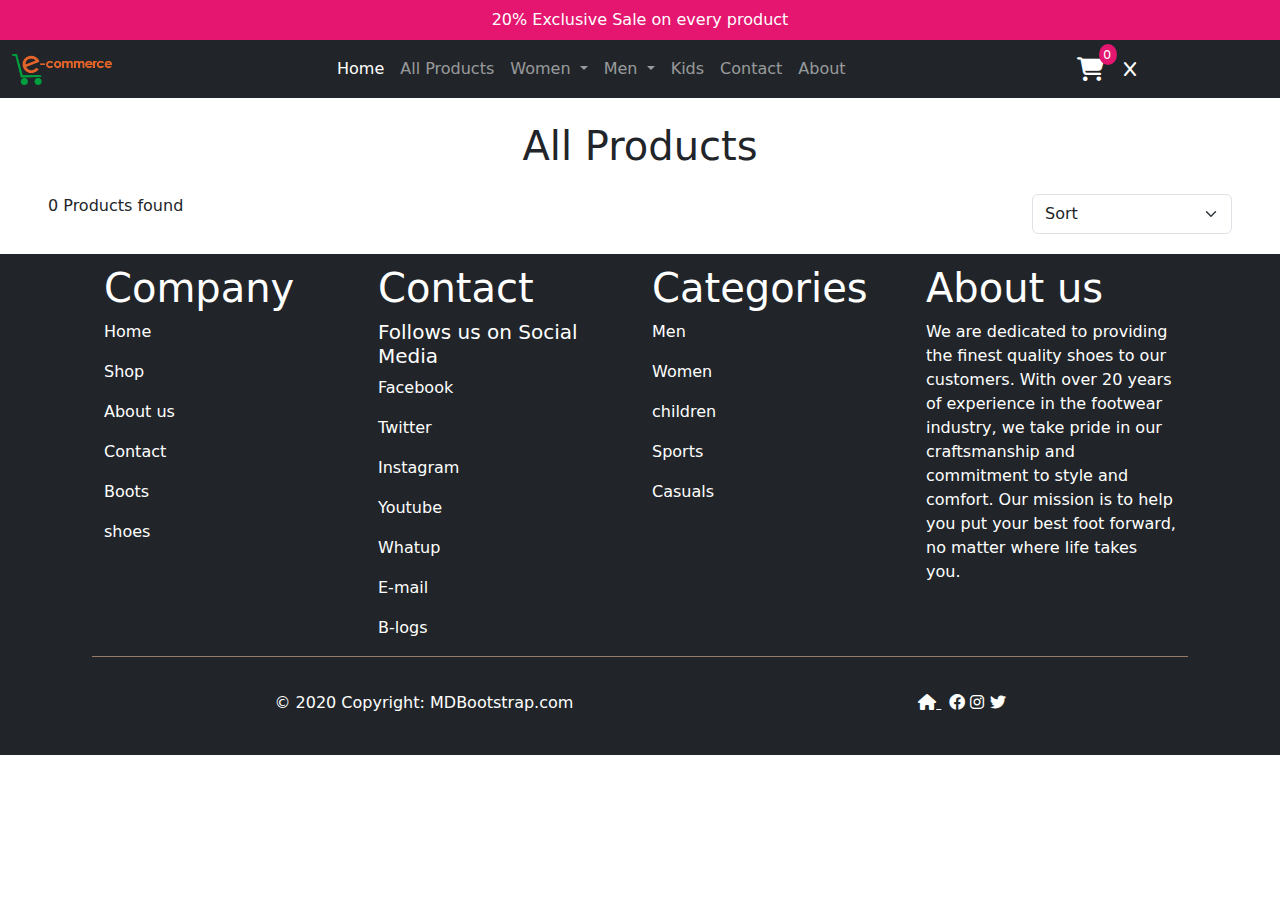
<file: products/all-products.html>
<!DOCTYPE html>
<html lang="en">
<head>
    <meta charset="UTF-8">
    <meta name="viewport" content="width=device-width, initial-scale=1.0">
    <title>E-commerce store</title>

    <link rel="stylesheet" href="./../fontawesome-free-6.4.2-web/css/all.css">
    <link rel="stylesheet" href="./../css/animate.css">
    <link rel="stylesheet" href="./../css/bootstrap.min.css">
    <link rel="stylesheet" href="./../css/custom.css">
</head>
<body>

  <header>
    <div class="annoucement-bar">
        <p class="text-center py-2 m-0">20% Exclusive Sale on every product</p>
    </div>

    <div class="nav-wrapper bg-dark">


    <nav class="navbar navbar-expand-lg bg-dark" data-bs-theme="dark">
        <div class="container">
          <a class="navbar-brand" href="#">
            <img src="./../assets/img/store.png" width="100px" alt="">
          </a>
          <button class="navbar-toggler" type="button" data-bs-toggle="collapse" data-bs-target="#navbarNavDropdown" aria-controls="navbarNavDropdown" aria-expanded="false" aria-label="Toggle navigation">
            <span class="navbar-toggler-icon"></span>
          </button>
          <div class="collapse navbar-collapse justify-content-center" id="navbarNavDropdown">
            <ul class="navbar-nav">
              <li class="nav-item">
                <a class="nav-link active" aria-current="page" href="./../index.html">Home</a>
              </li>
              <li class="nav-item">
                <a class="nav-link" href="#">All Products</a>
              </li>
              <li class="nav-item dropdown">
                <a class="nav-link dropdown-toggle" href="#" role="button" data-bs-toggle="dropdown" aria-expanded="false">
                  Women
                </a>
                <ul class="dropdown-menu">
                  <li><a class="dropdown-item" href="./../products/women/all-womens.html">All</a></li>
                  <li><a class="dropdown-item" href="./../products/women/dresses.html">Dresses</a></li>
                  <li><a class="dropdown-item" href="./../products/women/pants-women.html">Pants</a></li>
                  <li><a class="dropdown-item" href="./../products/women/suits.html">Suits</a></li>
                </ul>
              </li>
              <li class="nav-item dropdown">
                <a class="nav-link dropdown-toggle" href="#" role="button" data-bs-toggle="dropdown" aria-expanded="false">
                  Men
                </a>
                <ul class="dropdown-menu">
                  <li><a class="dropdown-item" href="./../products/men/all-mens.html">All</a></li>
                  <li><a class="dropdown-item" href="./../products/men/shirts.html">Shirts</a></li>
                  <li><a class="dropdown-item" href="./../products/men/pants-men.html">Pants</a></li>
                  <li><a class="dropdown-item" href="./../products/men/traditional.html">Traditional</a></li>
                </ul>
              </li>
              <li class="nav-item">
                <a class="nav-link" href="./../products/kids.html">Kids</a>
              </li>
              <li class="nav-item">
                <a class="nav-link" href="./../pages/contact.html">Contact</a>
              </li>
              <li class="nav-item">
                <a class="nav-link" href="./../pages/about.html">About</a>
              </li>

            </ul>
          </div>
        </div>
      </nav>
      <div class="icons">
        <i class="fa-solid fa-cart-shopping text-white fa-xl" data-cart-count="0"></i>
        <i class="fa-solid fa-user text-white fa-x myBtn"></i>
    </div>
  </div>

</header>


    <main>
        <h1 class="text-center my-4">All Products</h1>
        <div class="sort d-flex justify-content-between px-5">
          <p><span class="product-count">0</span> Products found</p>
          <select name="" id="" class="form-select sort-select">
              <option value="sort">Sort</option>
              <option value="A-Z">A-Z</option>
          </select>
        </div>
        <div class="container-fluid">
            <div class="row" data-product-wrapper>
            
            </div>
        </div>

    </main>

    <aside mini-cart>
        <div class="topbar">
            <h2>
                Cart
            </h2>
            
            <button class="close-btn">
                X
            </button>
        </div>

        <div class="mn-wrapper">
        </div>
        <div class="cart-bottom-bar mt-3">
          <div class="subtotal d-flex justify-content-between px-3">
            <p>Subtotal</p>
            <p class="subtotal" data-subtotal>100</p>
          </div>
          <a href="./../pages/cart.html" class="view-cart">
            View cart
          </a>
        </div>
    </aside>
    <footer class="bg-dark d-flex text-white justify-content-center">
      <div class="container">
        <div class="row bg-succes text-cener" style="border-bottom: 1px solid rgb(153, 123, 101);">
          <div class="col-md-3 col-sm-6">
              <h1>Company</h1>
              <p>Home</p>
              <p>Shop</p>
              <p>About us</p>
              <p>Contact</p>
              <p>Boots</p>
              <p>shoes</p>
          </div>
          <div class="col-md-3 col-sm-6">
            <h1>Contact</h1>
            <h5>Follows us on Social Media</h5>
            <p>Facebook</p>
            <p>Twitter</p>
            <p>Instagram</p>
            <p>Youtube</p>
            <p>Whatup</p>
            <p>E-mail</p>
            <p>B-logs</p>
          </div>
          <div class="col-md-3 col-sm-6">
            <h1>Categories</h1>
            <p>Men</p>
            <p>Women</p>
            <p>children</p>
            <p>Sports</p>
            <p>Casuals</p>
          </div>
          <div class="col-md-3 col-sm-6">
            <h1>About us</h1>
            <p>We are dedicated to providing the finest quality shoes to our customers. With over 20 years of experience in the footwear industry, we take pride in our craftsmanship and commitment to style and comfort. Our mission is to help you put your best foot forward, no matter where life takes you.</p>
          </div>
          
        </div>
  
        <div class="text-center p-4 d-flex justify-content-around">
            <p>© 2020 Copyright: MDBootstrap.com</p>
  
            <div>
              <a href="" class="text-white px-2"> <i class="fa fa-home"></i>
              </a>
              <i class="fa-brands fa-facebook"></i>
              <i class="fa-brands fa-instagram"></i>
              <i class="fa-brands fa-twitter"></i>
            </div>
        </div>
      </div>
  </footer>

    <div class="overlay"></div>

    
    <div id="myModal" class="modal">

      <div class="modal-content">
          <span class="close">&times;</span>
          <p>Some text in the Modal..</p>
          
          <div class="modal-info">
            <div class="modal-input">
                <label for="fname" >First Name</label> <br>
                <input type="text" placeholder="*First Name">
            </div>
            <div class="modal-input">
                <label for="fname" >Last Name</label> <br>
                <input type="text" placeholder="*Last Name">
            </div>
            <div class="modal-input">
                <label for="fname" >Number</label> <br>
                <input type="number" placeholder="Enter Your Mobile Number">
            </div>
            <div class="modal-input">
              <label for="fname" >Email</label> <br>
              <input type="email" placeholder="*Enter Your Email Address">
            </div>
             <div class="modal-input">
              <label for="fname" >Password</label> <br>
              <input type="password" placeholder="*Password">
             </div>
          </div>
      </div>

</div>
     
    <script src="./../assets/db/products.js"></script>
    <script src="./../js/wow.js"></script>
    <script src="./../js/bootstrap.bundle.min.js"></script>
    <script src="./../js/main.js"></script>
    <script src="./../js/mini-cart.js"></script>
    <script src="./../js/modal.js"></script>
    <script>
      new WOW().init();
      </script>
    
</body>
</html>
</file>
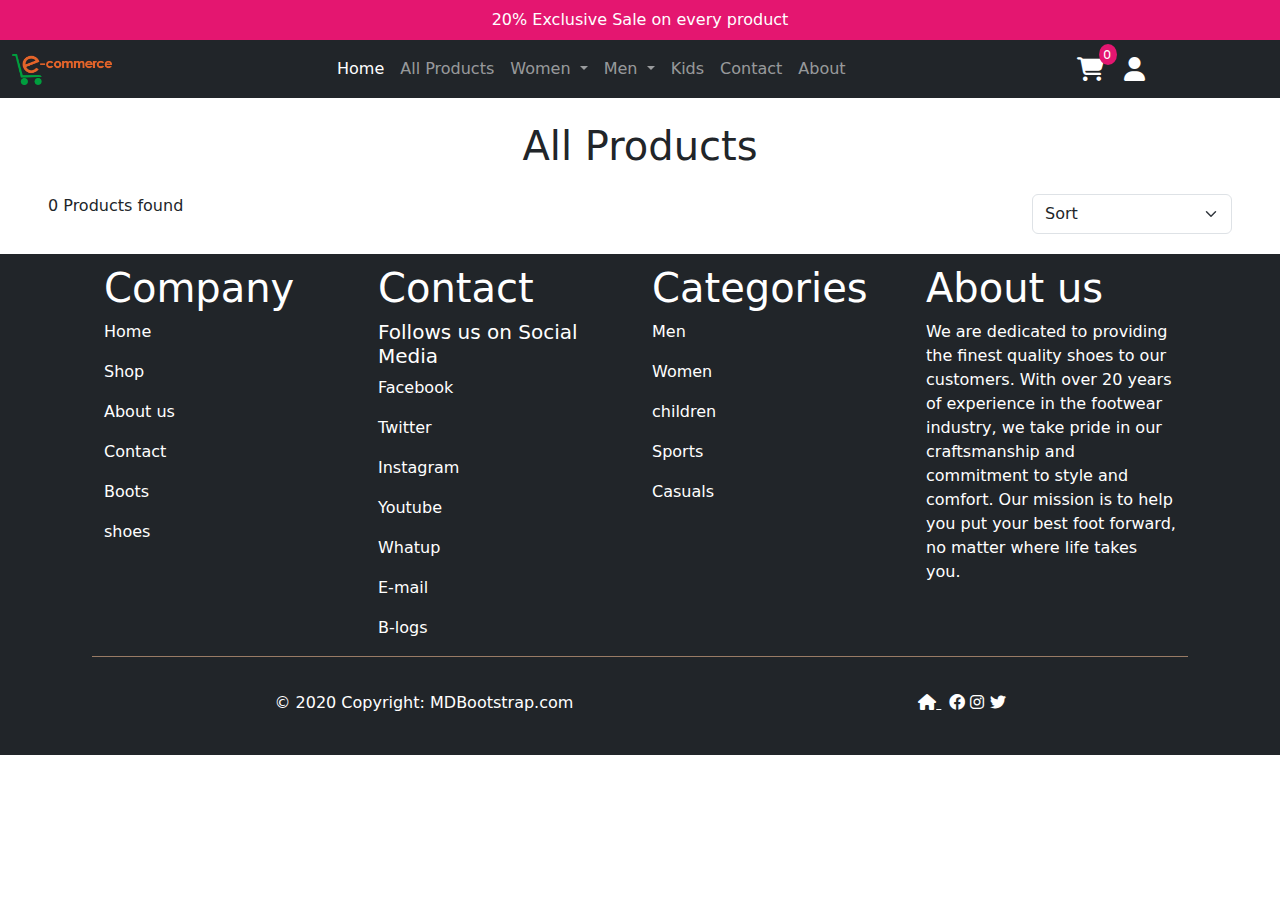
<file: products/kids.html>
<!DOCTYPE html>
<html lang="en">
<head>
    <meta charset="UTF-8">
    <meta name="viewport" content="width=device-width, initial-scale=1.0">
    <title>E-commerce store</title>

    <link rel="stylesheet" href="./../fontawesome-free-6.4.2-web/css/all.css">
    <link rel="stylesheet" href="./../css/bootstrap.min.css">
    <link rel="stylesheet" href="./../css/custom.css">
</head>
<body>

  <header>
    <div class="annoucement-bar">
        <p class="text-center py-2 m-0">20% Exclusive Sale on every product</p>
    </div>

    <div class="nav-wrapper bg-dark">


    <nav class="navbar navbar-expand-lg bg-dark" data-bs-theme="dark">
        <div class="container">
          <a class="navbar-brand" href="#">
            <img src="./../assets/img/store.png" width="100px" alt="">
          </a>
          <button class="navbar-toggler" type="button" data-bs-toggle="collapse" data-bs-target="#navbarNavDropdown" aria-controls="navbarNavDropdown" aria-expanded="false" aria-label="Toggle navigation">
            <span class="navbar-toggler-icon"></span>
          </button>
          <div class="collapse navbar-collapse justify-content-center" id="navbarNavDropdown">
            <ul class="navbar-nav">
              <li class="nav-item">
                <a class="nav-link active" aria-current="page" href="./../index.html">Home</a>
              </li>
              <li class="nav-item">
                <a class="nav-link" href="./all-products.html">All Products</a>
              </li>
              <li class="nav-item dropdown">
                <a class="nav-link dropdown-toggle" href="#" role="button" data-bs-toggle="dropdown" aria-expanded="false">
                  Women
                </a>
                <ul class="dropdown-menu">
                  <li><a class="dropdown-item" href="./../products/women/all-womens.html">All</a></li>
                  <li><a class="dropdown-item" href="./../products/women/dresses.html">Dresses</a></li>
                  <li><a class="dropdown-item" href="./../products/women/pants-women.html">Pants</a></li>
                  <li><a class="dropdown-item" href="./../products/women/suits.html">Suits</a></li>
                </ul>
              </li>
              <li class="nav-item dropdown">
                <a class="nav-link dropdown-toggle" href="#" role="button" data-bs-toggle="dropdown" aria-expanded="false">
                  Men
                </a>
                <ul class="dropdown-menu">
                  <li><a class="dropdown-item" href="./../products/men/all-mens.html">All</a></li>
                  <li><a class="dropdown-item" href="./../products/men/shirts.html">Shirts</a></li>
                  <li><a class="dropdown-item" href="./../products/men/pants-men.html">Pants</a></li>
                  <li><a class="dropdown-item" href="./../products/men/traditional.html">Traditional</a></li>
                </ul>
              </li>
              <li class="nav-item">
                <a class="nav-link" href="./../kids.html">Kids</a>
              </li>
              <li class="nav-item">
                <a class="nav-link" href="./../pages/contact.html">Contact</a>
              </li>
              <li class="nav-item">
                <a class="nav-link" href="./../pages/about.html">About</a>
              </li>

            </ul>
          </div>
        </div>
      </nav>
      <div class="icons">
        <i class="fa-solid fa-cart-shopping text-white fa-xl" data-cart-count="0"></i>
        <i class="fa-solid fa-user text-white fa-xl myBtn"></i>
    </div>
  </div>

</header>


    <main>
        <h1 class="text-center my-4">All Products</h1>
        <div class="sort d-flex justify-content-between px-5">
          <p><span class="product-count">0</span> Products found</p>
          <select name="" id="" class="form-select sort-select">
              <option value="sort">Sort</option>
              <option value="A-Z">A-Z</option>
          </select>
        </div>
        <div class="container-fluid">
            <div class="row" data-product-wrapper>
            
            </div>
        </div>

    </main>

    <aside mini-cart>
        <div class="topbar">
            <h2>
                Cart
            </h2>
            
            <button class="close-btn">
                X
            </button>
        </div>

        <div class="mn-wrapper">
        </div>
        <div class="cart-bottom-bar mt-3">
          <div class="subtotal d-flex justify-content-between px-3">
            <p>Subtotal</p>
            <p class="subtotal" data-subtotal>100</p>
          </div>
          <a href="./../pages/cart.html" class="view-cart">
            View cart
          </a>
        </div>
    </aside>
    <footer class="bg-dark d-flex text-white justify-content-center">
      <div class="container">
        <div class="row bg-succes text-cener" style="border-bottom: 1px solid rgb(153, 123, 101);">
          <div class="col-md-3 col-sm-6">
              <h1>Company</h1>
              <p>Home</p>
              <p>Shop</p>
              <p>About us</p>
              <p>Contact</p>
              <p>Boots</p>
              <p>shoes</p>
          </div>
          <div class="col-md-3 col-sm-6">
            <h1>Contact</h1>
            <h5>Follows us on Social Media</h5>
            <p>Facebook</p>
            <p>Twitter</p>
            <p>Instagram</p>
            <p>Youtube</p>
            <p>Whatup</p>
            <p>E-mail</p>
            <p>B-logs</p>
          </div>
          <div class="col-md-3 col-sm-6">
            <h1>Categories</h1>
            <p>Men</p>
            <p>Women</p>
            <p>children</p>
            <p>Sports</p>
            <p>Casuals</p>
          </div>
          <div class="col-md-3 col-sm-6">
            <h1>About us</h1>
            <p>We are dedicated to providing the finest quality shoes to our customers. With over 20 years of experience in the footwear industry, we take pride in our craftsmanship and commitment to style and comfort. Our mission is to help you put your best foot forward, no matter where life takes you.</p>
          </div>
          
        </div>
  
        <div class="text-center p-4 d-flex justify-content-around">
            <p>© 2020 Copyright: MDBootstrap.com</p>
  
            <div>
              <a href="" class="text-white px-2"> <i class="fa fa-home"></i>
              </a>
              <i class="fa-brands fa-facebook"></i>
              <i class="fa-brands fa-instagram"></i>
              <i class="fa-brands fa-twitter"></i>
            </div>
        </div>
      </div>
  </footer>

    <div class="overlay"></div>

    
    <div id="myModal" class="modal">

      <div class="modal-content">
          <span class="close">&times;</span>
          <p>Some text in the Modal..</p>
          
          <div class="modal-info">
            <div class="modal-input">
                <label for="fname" >First Name</label> <br>
                <input type="text" placeholder="*First Name">
            </div>
            <div class="modal-input">
                <label for="fname" >Last Name</label> <br>
                <input type="text" placeholder="*Last Name">
            </div>
            <div class="modal-input">
                <label for="fname" >Number</label> <br>
                <input type="number" placeholder="Enter Your Mobile Number">
            </div>
            <div class="modal-input">
              <label for="fname" >Email</label> <br>
              <input type="email" placeholder="*Enter Your Email Address">
            </div>
             <div class="modal-input">
              <label for="fname" >Password</label> <br>
              <input type="password" placeholder="*Password">
             </div>
          </div>
      </div>

</div>
     
    <script src="./../assets/db/products.js"></script>
    <script src="./../js/bootstrap.bundle.min.js"></script>
    <script src="./../js/main.js"></script>
    <script src="./../js/mini-cart.js"></script>
    
    <script src="./../js/modal.js"></script>

</body>
</html>
</file>
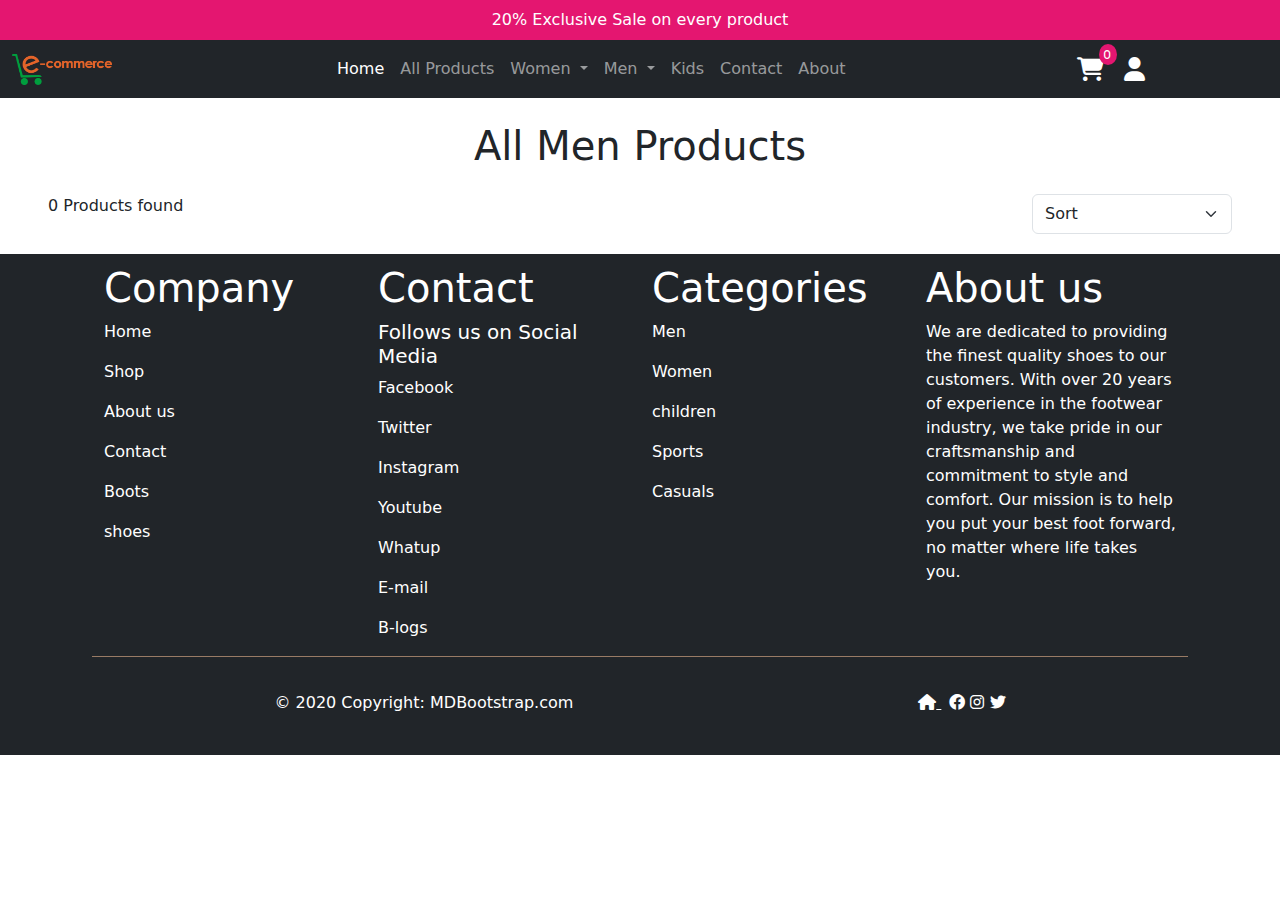
<file: products/men/all-mens.html>
<!DOCTYPE html>
<html lang="en">
<head>
    <meta charset="UTF-8">
    <meta name="viewport" content="width=device-width, initial-scale=1.0">
    <title>E-commerce store</title>

    <link rel="stylesheet" href="./../../fontawesome-free-6.4.2-web/css/all.css">
    <link rel="stylesheet" href="./../../css/bootstrap.min.css">
    <link rel="stylesheet" href="./../../css/custom.css">
</head>
<body>

  <header>
    <div class="annoucement-bar">
        <p class="text-center py-2 m-0">20% Exclusive Sale on every product</p>
    </div>

    <div class="nav-wrapper bg-dark">


    <nav class="navbar navbar-expand-lg bg-dark" data-bs-theme="dark">
        <div class="container">
          <a class="navbar-brand" href="#">
            <img src="./../../assets/img/store.png" width="100px" alt="">
          </a>
          <button class="navbar-toggler" type="button" data-bs-toggle="collapse" data-bs-target="#navbarNavDropdown" aria-controls="navbarNavDropdown" aria-expanded="false" aria-label="Toggle navigation">
            <span class="navbar-toggler-icon"></span>
          </button>
          <div class="collapse navbar-collapse justify-content-center" id="navbarNavDropdown">
            <ul class="navbar-nav">
              <li class="nav-item">
                <a class="nav-link active" aria-current="page" href="./../../index.html">Home</a>
              </li>
              <li class="nav-item">
                <a class="nav-link" href="./../all-products.html">All Products</a>
              </li>
              <li class="nav-item dropdown">
                <a class="nav-link dropdown-toggle" href="#" role="button" data-bs-toggle="dropdown" aria-expanded="false">
                  Women
                </a>
                <ul class="dropdown-menu">
                  <li><a class="dropdown-item" href="./../../products/women/all-womens.html">All</a></li>
                  <li><a class="dropdown-item" href="./../../products/women/dresses.html">Dresses</a></li>
                  <li><a class="dropdown-item" href="./../../products/women/pants-women.html">Pants</a></li>
                  <li><a class="dropdown-item" href="./../../products/women/suits.html">Suits</a></li>
                </ul>
              </li>
              <li class="nav-item dropdown">
                <a class="nav-link dropdown-toggle" href="#" role="button" data-bs-toggle="dropdown" aria-expanded="false">
                  Men
                </a>
                <ul class="dropdown-menu">
                  <li><a class="dropdown-item" href="#">All</a></li>
                  <li><a class="dropdown-item" href="./../../products/men/shirts.html">Shirts</a></li>
                  <li><a class="dropdown-item" href="./../../products/men/pants-men.html">Pants</a></li>
                  <li><a class="dropdown-item" href="./../../products/men/traditional.html">Traditional</a></li>
                </ul>
              </li>
              <li class="nav-item">
                <a class="nav-link" href="./../kids.html">Kids</a>
              </li>
              
              <li class="nav-item">
                <a class="nav-link" href="./../../pages/contact.html">Contact</a>
              </li>
              <li class="nav-item">
                <a class="nav-link" href="./../../pages/about.html">About</a>
              </li>

            </ul>
          </div>
        </div>
      </nav>
      <div class="icons">
        <i class="fa-solid fa-cart-shopping text-white fa-xl" data-cart-count="0"></i>
        <i class="fa-solid fa-user text-white fa-xl myBtn"></i>
    </div>
  </div>

</header>

    <main>
        <h1 class="text-center my-4">All Men Products</h1>
        <div class="sort d-flex justify-content-between px-5">
          <p><span class="product-count">0</span> Products found</p>
          <select name="" id="" class="form-select sort-select">
              <option value="sort">Sort</option>
              <option value="A-Z">A-Z</option>

          </select>
        </div>
        <div class="container-fluid">
            <div class="row" data-product-wrapper>
            
            </div>
        </div>

    </main>

    <aside mini-cart>
        <div class="topbar">
            <h2>
                Cart
            </h2>
            
            <button class="close-btn">
                X
            </button>
        </div>

        <div class="mn-wrapper">
        </div>
        <div class="cart-bottom-bar mt-3">
          <div class="subtotal d-flex justify-content-between px-3">
            <p>Subtotal</p>
            <p class="subtotal" data-subtotal>100</p>
          </div>
          <a href="./../../pages/cart.html" class="view-cart">
            View cart
          </a>
        </div>
    </aside>
    <footer class="bg-dark d-flex text-white justify-content-center">
      <div class="container">
        <div class="row bg-succes text-cener" style="border-bottom: 1px solid rgb(153, 123, 101);">
          <div class="col-md-3 col-sm-6">
              <h1>Company</h1>
              <p>Home</p>
              <p>Shop</p>
              <p>About us</p>
              <p>Contact</p>
              <p>Boots</p>
              <p>shoes</p>
          </div>
          <div class="col-md-3 col-sm-6">
            <h1>Contact</h1>
            <h5>Follows us on Social Media</h5>
            <p>Facebook</p>
            <p>Twitter</p>
            <p>Instagram</p>
            <p>Youtube</p>
            <p>Whatup</p>
            <p>E-mail</p>
            <p>B-logs</p>
          </div>
          <div class="col-md-3 col-sm-6">
            <h1>Categories</h1>
            <p>Men</p>
            <p>Women</p>
            <p>children</p>
            <p>Sports</p>
            <p>Casuals</p>
          </div>
          <div class="col-md-3 col-sm-6">
            <h1>About us</h1>
            <p>We are dedicated to providing the finest quality shoes to our customers. With over 20 years of experience in the footwear industry, we take pride in our craftsmanship and commitment to style and comfort. Our mission is to help you put your best foot forward, no matter where life takes you.</p>
          </div>
          
        </div>
  
        <div class="text-center p-4 d-flex justify-content-around">
            <p>© 2020 Copyright: MDBootstrap.com</p>
  
            <div>
              <a href="" class="text-white px-2"> <i class="fa fa-home"></i>
              </a>
              <i class="fa-brands fa-facebook"></i>
              <i class="fa-brands fa-instagram"></i>
              <i class="fa-brands fa-twitter"></i>
            </div>
        </div>
      </div>
  </footer>

    <div class="overlay"></div>

    
    <div id="myModal" class="modal">

      <div class="modal-content">
          <span class="close">&times;</span>
          <p>Some text in the Modal..</p>
          
          <div class="modal-info">
            <div class="modal-input">
                <label for="fname" >First Name</label> <br>
                <input type="text" placeholder="*First Name">
            </div>
            <div class="modal-input">
                <label for="fname" >Last Name</label> <br>
                <input type="text" placeholder="*Last Name">
            </div>
            <div class="modal-input">
                <label for="fname" >Number</label> <br>
                <input type="number" placeholder="Enter Your Mobile Number">
            </div>
            <div class="modal-input">
              <label for="fname" >Email</label> <br>
              <input type="email" placeholder="*Enter Your Email Address">
            </div>
             <div class="modal-input">
              <label for="fname" >Password</label> <br>
              <input type="password" placeholder="*Password">
             </div>
          </div>
      </div>

</div>

    <script src="./../../assets/db/products.js"></script>
    <script src="./../../js/bootstrap.bundle.min.js"></script>
    <script src="./../../js/main.js"></script>
    <script src="./../../js/mini-cart.js"></script>
    <script src="./../../js/modal.js"></script>
</body>
</html>
</file>
<file: css/custom.css>
.annoucement-bar {
    background-color: #e41670;   
}


.nav-wrapper {
display: flex;

}
nav {
    width: 100%;
}

.icons {
width: 20%;
display: flex;
align-items: center;
}
.icons i {
    margin: 10px;
    position: relative;
    cursor: pointer; 
    
}
.icons i[data-cart-count]::after {
    content: attr(data-cart-count);
    color: #fff;
    display: block;
    position: absolute;
    top: -25px;
    right: -50%;
    background-color: #e41670;
    padding: 10px 5px;
    border-radius: 100%;
    font-size: 10px;
    display: flex;
    margin: auto;
}

.no-scroll {

    overflow: hidden;
}

header .mini-cart {
    border: none;
    background: #000;
    color: #fff;
    padding: 10px 25px;
    border-radius: 5px; 
    display: block;
    margin-left: auto;
    cursor: pointer;
    position: relative;
 }
 header .mini-cart::after {
     content: attr(data-count);
     position: absolute;
     color: #fff;
     top: -10px;
     right: -10px;
     border-radius: 100%;
     background-color: #fff;
     height: 25px;
     width: 25px;
     color: #000;
     display: flex;
     align-items: center;
     justify-content: center;
 }
 
 aside {
     width: 500px;
     background-color:#ffffff;
     height: 100vh;
     position: absolute;
     top: 0px;
     right: -500px;
     transition: .3s;
     display: none;
     z-index: 2;
     animation: slide .5s 1;
     overflow: auto;
 
 }
 
 aside.open {
     right: 0;
     display: block;
 }
 .topbar {
     display: flex;
     align-items: center;
     padding: 24px;
     box-shadow: 13px 1px 20px 0px #0000007a;
 }
 
 .topbar h2 {
     text-align: center;
     width: 100%;
 }
 .close-btn {
     border: none;
     background: #000;
     color: #fff;
     /* padding: 10px  10px; */
     border-radius: 100px; 
     cursor: pointer;
     height: 40px;
     width: 40px;
     display: block;
     margin-left: auto;
 }
 .product-wrapper {
     display: flex;
     justify-content: space-between;
     flex-wrap: wrap;
     row-gap: 20px;
 }
 
 .product-card {
     /* width: 23%; */
     /* background-color: red; */
    transition:.2s;
    padding-bottom : 20px;
 }
 .product-card:hover {
 
     box-shadow: 0px 0px 8px 2px #00000061;
 }
 
 .product-img img {
     width: 100%;
     height: 30vw;
     object-fit: cover;
     min-height: 200px;
 }
 
 .product-content  {
     text-align: center;
     padding: 10px;
 }
 
 .product-content p {
     margin: 5px 0px;
 }
 
 .atc-btn {
     background-color: rgb(255, 0, 140);
     border: 1px solid rgb(255, 0, 140);
     display: block;
     margin: 0 auto;
     padding: 10px 30px;
     border-radius: 100px;
     color: #fff;
     opacity: 0;
     transition: .3s;
 }
 
 .atc-btn:hover {
     background-color: #fff;
     color: #000;
 }
 
 .product-card:hover .atc-btn {
     opacity: 1;
 }
 aside .mn-wrapper {
    padding: 15px;
    max-height: 70vh;
    overflow-y: auto;
 }

 .cart-bottom-bar {
width: 100%;
position: absolute;
bottom: 0px;
 }

 .qty {
    background-color: #e41670;
    color: #fff;
 }

 .qty:hover {
    outline: 1px solid #e41670;
 }

 .annoucement-bar p {
    color: #fff;
 }

 .view-cart {
    width: 100%;
    background-color: #e41670;
    border-radius: 0;
    color: #fff;
    display: block;
    text-align: center;
    padding: 15px;
    text-decoration: none;
    font-size: 16px;
 }
 
 
 aside .product {
     display: flex;
     border-bottom: 1px solid #000;
     padding: 20px 0px;
     justify-content: space-between;
     height: 150px;
 }
 
 aside .product .p-img {
     width: 30%;
 }
 aside .product .p-img img{
     width: 100%;
     height: 100%;
     object-fit: scale-down;
 }
 aside .product .content{
     width: 40%;
     padding: 10px;
 }
 aside .product .remove-wrapper{
     display: flex;
     align-items: end;
 }
 aside .product .remove-wrapper button{
     text-decoration: underline;
     border:none;
     background: none;
 }
 .no-product  {
     margin: 0 auto;
     text-align: center;
 }
 
 .no-product .continue-shopping {
     width: 80%;
     margin: 0 auto;
     display: block;
     padding: 15px;
     border: 1px solid black;
     background: none;
     transition: .3s;
 
 }
 .no-product .continue-shopping:hover {
     background: #000000;
     color: #ffffff;
 }
 
 .overlay {
     height: 100vh;
     width: 100%;
     background-color: #0000004f;
     position: absolute;
     top: 0;
     left: 0;
     z-index: 1;
     display: none;
 }
 
 .overlay.open {
     display: block;
 }
 
 .remove-wrapper .remove {
     cursor: pointer;
 }

 .sort-select {
    width: 200px;
 }
 
 .dropdown-menu {
    border: none;
    border-radius: 0;
 }


 .cart-wrapper .product{
    display: flex;
    align-items: center;
    position: relative;
 }
 .cart-wrapper input{
    max-width: 50px;
 }
 
 .cart-wrapper .p-img {
    width: 25%;
 }
 .cart-wrapper .product {
    border-top: #000 solid 1px;
    padding: 5px;
 }
 .cart-wrapper .p-img img{
    width: 100%;
 }
 .cart-wrapper .product > div:not(.p-img) {
   margin-left: 50px;

 }
 .cart-wrapper .product .remove-wrapper {
    position: absolute;
    right: 0px;
    top: 50%;

 }
 .cart-wrapper .product .remove-wrapper button{
    border: none;
    background: none;
    text-decoration: underline;
 }

 .checkout {
    width: 100%;
    padding: 20px;
    background-color: #e41670;
    display: block;
    text-align: center;
    text-decoration: none;
    color: #fff;
 }


 .banner {
    width: 100%;
    height: 500px;
    position: relative;
 }

 .banner .caption {
    position: absolute;
    top: 50%;
    background-color: rgba(0, 0, 0,0.3);
    color: #fff;
    width: 50%;
    left: 50%;
    transform: translate(-50%,-50%);
    padding: 40px;
    text-align: center;
 }


 .banner img {
    width: 100%;
    height: 100%;
    object-fit: cover;
 }

 @media (max-width:768px) {
    .icons {
        position: static;
    }
 }
 @keyframes slide {
     0% {
         right: -560px;
     }
 
     100% {
         right: 0px;
     }
 }
 .slick-slide {
    margin: 10px;
}

.feature-wrapper {
    position: relative;
}

.slick-arrow.slick-prev {
    position: absolute;
    top: 50%;
    z-index: 99;
}
.slick-arrow.slick-next {
    position: absolute;
    top: 50%;
    z-index: 99;
    right: 0px;
}

.slick-arrow {
    border: none;
    background: linear-gradient(150deg,rgba(0,0,0,.8),rgba(0,0,0,.4));;
    color: #fff;
    padding: 5px 12px;
    border-radius: 100px;
}

/* about page */
.heading {
    font-family: 'Alex Brush', cursive;
    font-weight: 800;
    margin-top: 10px;
    padding: 20px 80px;
    color: rgb(17, 17, 64);
    background-color: var(--bg-color);
}

.about-para {
    margin: 30px 0;
    font-weight: 700;
}

.heading3 {
    color: rgb(17, 17, 64);
    font-weight: 800;
    text-align: center;
}

.heading2 {
    color: rgb(17, 17, 64);
    text-align: center;
    font-weight: 800;
}

.contact-heading {
    color: rgb(234, 9, 9);
    font-weight: 800;
}

.about-chart {
    margin: 30px;
}

.fa-regular {
    margin: 20px;
    color: rgb(17, 17, 64);
}

.card-body {
    background-color: var(--bg-color);
}

.card-title {
    font-weight: 800;
}









/* ?my cide */
.fa-face-smile-beam{
    margin: 4px 12px;
}
.address{
    margin: 0 auto;
    width: 90%;
}
.shop-address{
    display: flex;
    justify-content: space-between;
}
.contact-address{
    width: 42%;
}
.contact-address input, select, textarea{
    width: 100%;
    padding: 5px;
}
.contact-address .m1{
    margin: 10px 0;
}
.contact-address span{
    color: rgb(223, 49, 49);
}



.contact-list{
    margin: 0 10px;
}
.contact-list i{
    font-size: 20px;
    padding: 10px;
    border-radius: 100%;
}
.contact-list i:hover{
    background-color: #f7056e;
    color: white;
    cursor: pointer;
    transition: .3s all ease-in-out;
}
.btn-submit{
    background-color: #e41670;
    color: #fff;
}
.btn-submit:hover{
    background-color: #f7056e;
    color: #fff;
    transition: 1s ease-in-out;
    box-shadow: 1px -1px 9px 2px rgba(245, 7, 213, 0.4);
}
.fa-location-dot{
    color: #f7056e;
}
.about{
    width: 95%;
    margin: 0 auto;
}
.row{
    margin: 10px;
}


















/* modal */
.modal {
  display: none; 
  position: fixed; 
  z-index: 1;
  padding-top: 100px;
  left: 0;
  top: 0;
  width: 100%;
  height: 100%; 
  overflow: auto; 
  background-color: rgb(0,0,0);
  background-color: rgba(0,0,0,0.4); 
}

/* Modal Content */
.modal-content {
  background-color: #fefefe;
  margin: auto;
  padding: 20px;
  border: 1px solid #888;
  width: 80%;
}

.close {
  color: #aaaaaa;
  font-size: 28px;
  font-weight: bold;
}

.close:hover,
.close:focus {
  color: #000;
  text-decoration: none;
  cursor: pointer;
}
.modal-info{
    margin: 0 auto;
    width: 45%;
}
.modal-input {
    width: 100%;
}
.modal-input input{
    padding: 5px 14px;
    width: 100%;
    border-radius: 16px;
    border: 1px solid  black;
}
.modal-input  label{
    margin: 5px 0;
}
</file>
